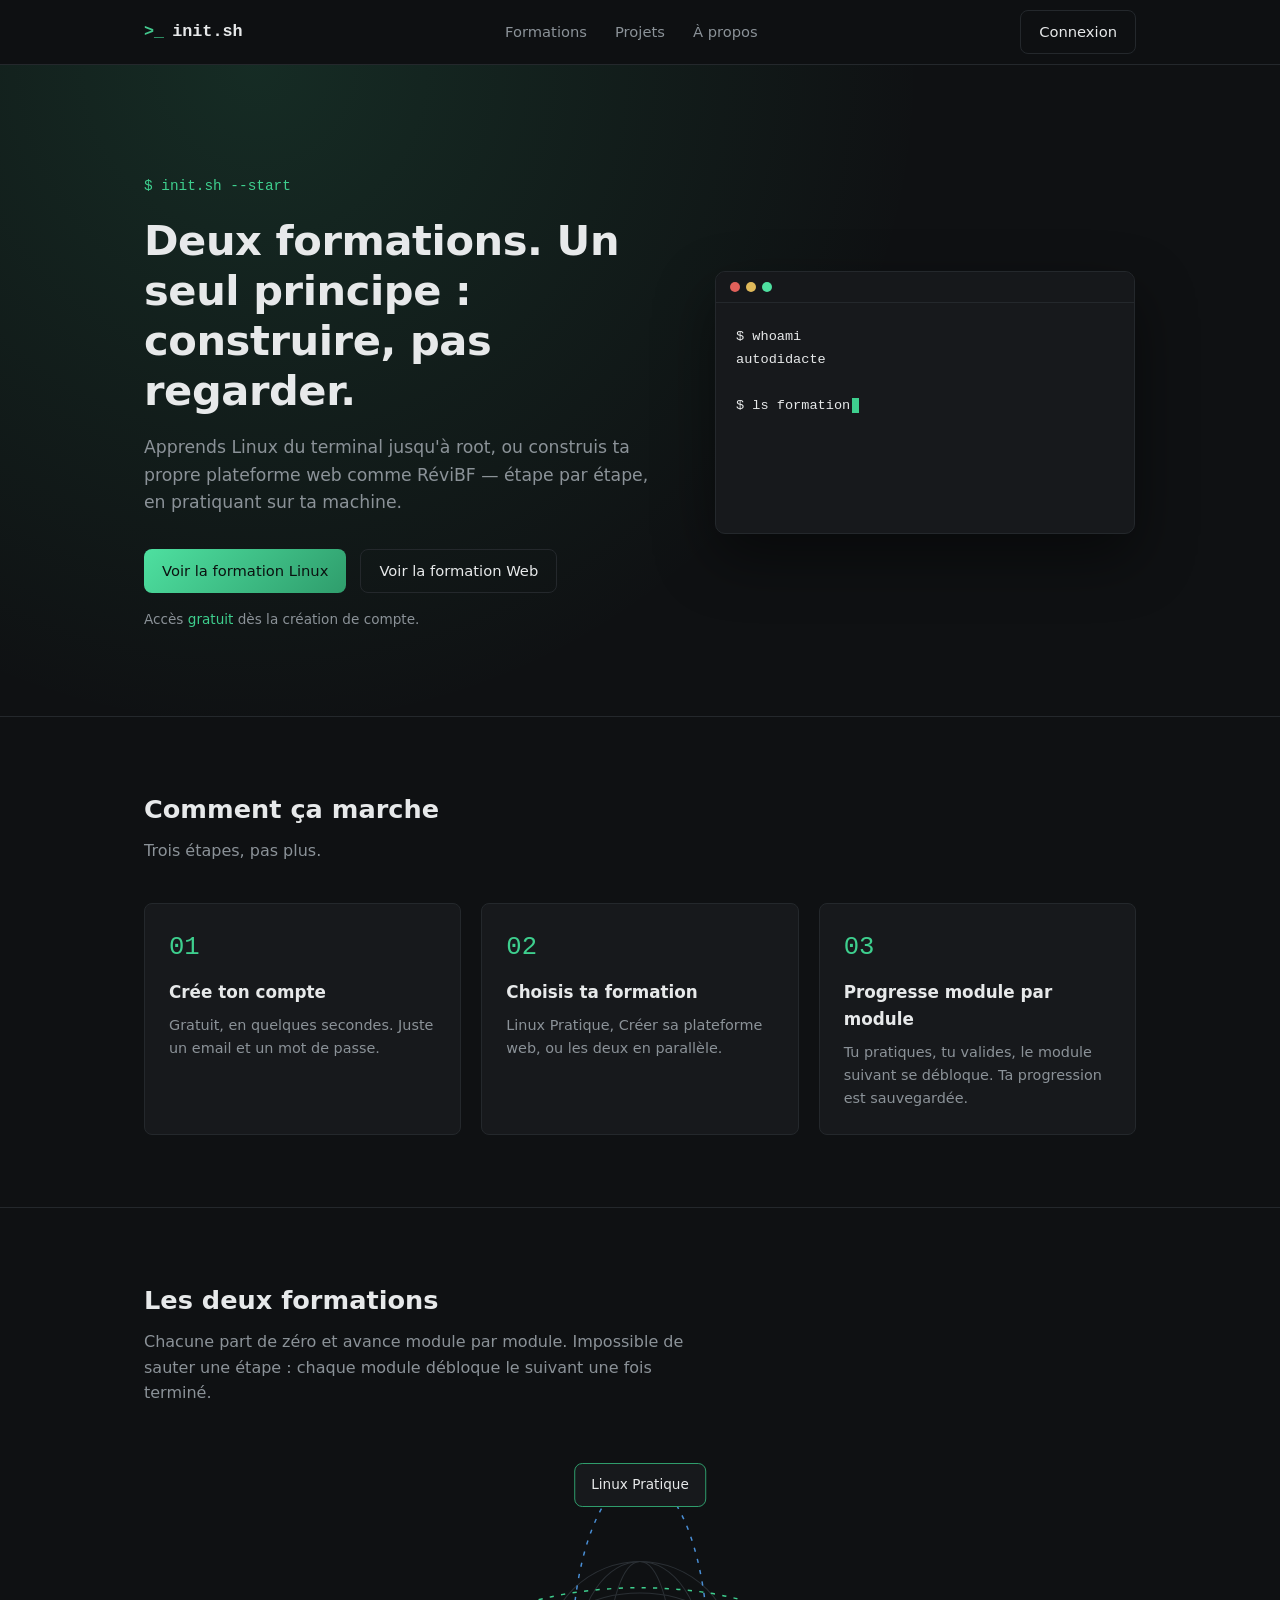
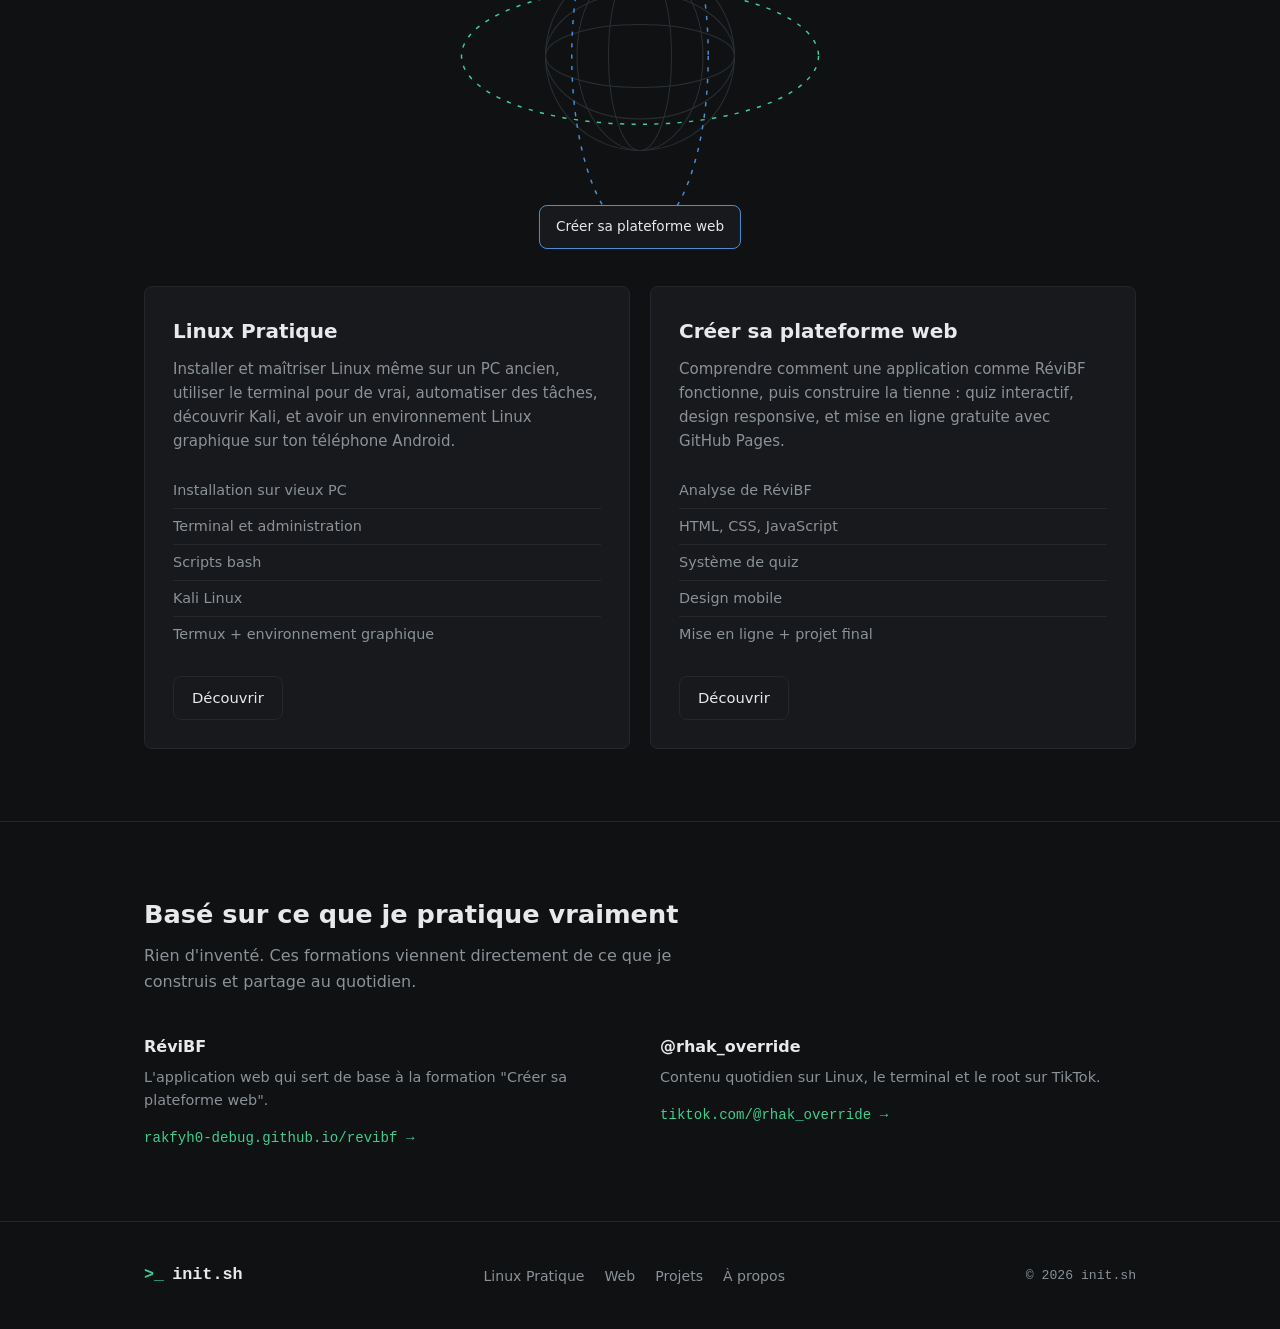
<file: index.html>
<!DOCTYPE html>
<html lang="fr">
<head>
<meta charset="UTF-8">
<meta name="viewport" content="width=device-width, initial-scale=1.0">
<title>init.sh — Apprendre en construisant</title>
<meta name="description" content="Deux formations gratuites : Linux Pratique et Créer sa plateforme web. Apprendre en construisant, pas en regardant.">
<link rel="icon" type="image/svg+xml" href="assets/icons/favicon.svg">
<meta property="og:type" content="website">
<meta property="og:title" content="init.sh — Apprendre en construisant">
<meta property="og:description" content="Deux formations gratuites : Linux Pratique et Créer sa plateforme web. Apprendre en construisant, pas en regardant.">
<meta property="og:image" content="https://rakfyh0-debug.github.io/init.sh/assets/images/og-banner.png">
<meta property="og:url" content="https://rakfyh0-debug.github.io/init.sh/">
<meta name="twitter:card" content="summary_large_image">
<meta name="twitter:title" content="init.sh — Apprendre en construisant">
<meta name="twitter:description" content="Deux formations gratuites : Linux Pratique et Créer sa plateforme web. Apprendre en construisant, pas en regardant.">
<meta name="twitter:image" content="https://rakfyh0-debug.github.io/init.sh/assets/images/og-banner.png">
<link rel="stylesheet" href="css/style.css">
</head>
<body>

<header class="topbar">
  <div class="wrap">
    <a href="index.html" class="logo"><span class="prompt">&gt;_</span> init.sh</a>
    <nav class="nav">
      <a href="#formations">Formations</a>
      <a href="projets.html">Projets</a>
      <a href="a-propos.html">À propos</a>
    </nav>
    <button class="nav-toggle" id="nav-toggle" aria-label="Menu">&#9776;</button>
    <a href="auth.html" id="nav-auth-btn" class="btn btn-outline">Connexion</a>
  </div>
</header>

<section class="hero">
  <div class="wrap hero-flex">
    <div class="hero-content">
      <p class="kicker">$ init.sh --start</p>
      <h1>Deux formations. Un seul principe : construire, pas regarder.</h1>
      <p class="lead">
        Apprends Linux du terminal jusqu'à root, ou construis ta propre plateforme web
        comme RéviBF — étape par étape, en pratiquant sur ta machine.
      </p>
      <div class="actions">
        <a href="linux.html" class="btn btn-primary">Voir la formation Linux</a>
        <a href="web.html" class="btn btn-outline">Voir la formation Web</a>
      </div>
      <p class="note">Accès <span class="accent">gratuit</span> dès la création de compte.</p>
    </div>
    <div class="hero-visual" aria-hidden="true">
      <div class="terminal-window">
        <div class="terminal-bar">
          <span class="dot red"></span><span class="dot yellow"></span><span class="dot green"></span>
        </div>
        <pre class="terminal-body" id="terminal-body"></pre>
      </div>
    </div>
  </div>
</section>

<section class="section">
  <div class="wrap">
    <h2>Comment ça marche</h2>
    <p class="section-lead">Trois étapes, pas plus.</p>
    <div class="steps-row">
      <div class="step-card">
        <span class="num">01</span>
        <h3>Crée ton compte</h3>
        <p>Gratuit, en quelques secondes. Juste un email et un mot de passe.</p>
      </div>
      <div class="step-card">
        <span class="num">02</span>
        <h3>Choisis ta formation</h3>
        <p>Linux Pratique, Créer sa plateforme web, ou les deux en parallèle.</p>
      </div>
      <div class="step-card">
        <span class="num">03</span>
        <h3>Progresse module par module</h3>
        <p>Tu pratiques, tu valides, le module suivant se débloque. Ta progression est sauvegardée.</p>
      </div>
    </div>
  </div>
</section>

<section class="section" id="formations">
  <div class="wrap">
    <h2>Les deux formations</h2>
    <p class="section-lead">
      Chacune part de zéro et avance module par module. Impossible de sauter une étape :
      chaque module débloque le suivant une fois terminé.
    </p>

    <div class="orbit-visual" aria-hidden="true">
      <svg viewBox="0 0 400 400" class="orbit-svg">
        <g stroke="#2a2f34" fill="none" stroke-width="1">
          <circle cx="200" cy="200" r="90"/>
          <ellipse cx="200" cy="200" rx="90" ry="30"/>
          <ellipse cx="200" cy="200" rx="90" ry="60"/>
          <ellipse cx="200" cy="200" rx="30" ry="90"/>
          <ellipse cx="200" cy="200" rx="60" ry="90"/>
        </g>
        <ellipse class="orbit-ring ring-green" cx="200" cy="200" rx="170" ry="65" fill="none" stroke="#3ecf8e" stroke-width="1.4" stroke-dasharray="4 7"/>
        <ellipse class="orbit-ring ring-blue" cx="200" cy="200" rx="65" ry="170" fill="none" stroke="#4a8fd6" stroke-width="1.4" stroke-dasharray="4 7"/>
      </svg>
      <a href="linux.html" class="orbit-node node-linux">Linux Pratique</a>
      <a href="web.html" class="orbit-node node-web">Créer sa plateforme web</a>
    </div>

    <div class="cards">

      <div class="card">
        <h3>Linux Pratique</h3>
        <p class="desc">
          Installer et maîtriser Linux même sur un PC ancien, utiliser le terminal
          pour de vrai, automatiser des tâches, découvrir Kali, et avoir un
          environnement Linux graphique sur ton téléphone Android.
        </p>
        <ul>
          <li>Installation sur vieux PC</li>
          <li>Terminal et administration</li>
          <li>Scripts bash</li>
          <li>Kali Linux</li>
          <li>Termux + environnement graphique</li>
        </ul>
        <a href="linux.html" class="btn btn-outline">Découvrir</a>
      </div>

      <div class="card">
        <h3>Créer sa plateforme web</h3>
        <p class="desc">
          Comprendre comment une application comme RéviBF fonctionne, puis
          construire la tienne : quiz interactif, design responsive, et mise
          en ligne gratuite avec GitHub Pages.
        </p>
        <ul>
          <li>Analyse de RéviBF</li>
          <li>HTML, CSS, JavaScript</li>
          <li>Système de quiz</li>
          <li>Design mobile</li>
          <li>Mise en ligne + projet final</li>
        </ul>
        <a href="web.html" class="btn btn-outline">Découvrir</a>
      </div>

    </div>
  </div>
</section>

<section class="section">
  <div class="wrap">
    <h2>Basé sur ce que je pratique vraiment</h2>
    <p class="section-lead">
      Rien d'inventé. Ces formations viennent directement de ce que je construis
      et partage au quotidien.
    </p>
    <div class="proof">
      <div class="proof-item">
        <h4>RéviBF</h4>
        <p>L'application web qui sert de base à la formation "Créer sa plateforme web".</p>
        <a href="https://rakfyh0-debug.github.io/revibf/" class="link" target="_blank" rel="noopener">rakfyh0-debug.github.io/revibf →</a>
      </div>
      <div class="proof-item">
        <h4>@rhak_override</h4>
        <p>Contenu quotidien sur Linux, le terminal et le root sur TikTok.</p>
        <a href="https://www.tiktok.com/@rhak_override" class="link" target="_blank" rel="noopener">tiktok.com/@rhak_override →</a>
      </div>
    </div>
  </div>
</section>

<footer>
  <div class="wrap">
    <span class="logo"><span class="prompt">&gt;_</span> init.sh</span>
    <div class="foot-links">
      <a href="linux.html">Linux Pratique</a>
      <a href="web.html">Web</a>
      <a href="projets.html">Projets</a>
      <a href="a-propos.html">À propos</a>
    </div>
    <span class="copy">© 2026 init.sh</span>
  </div>
</footer>

<script src="js/supabase-js.min.js"></script>
<script src="js/supabase-config.js"></script>
<script src="js/nav-auth.js"></script>
<script src="js/nav-toggle.js"></script>
<script src="js/hero-terminal.js"></script>
</body>
</html>
</file>
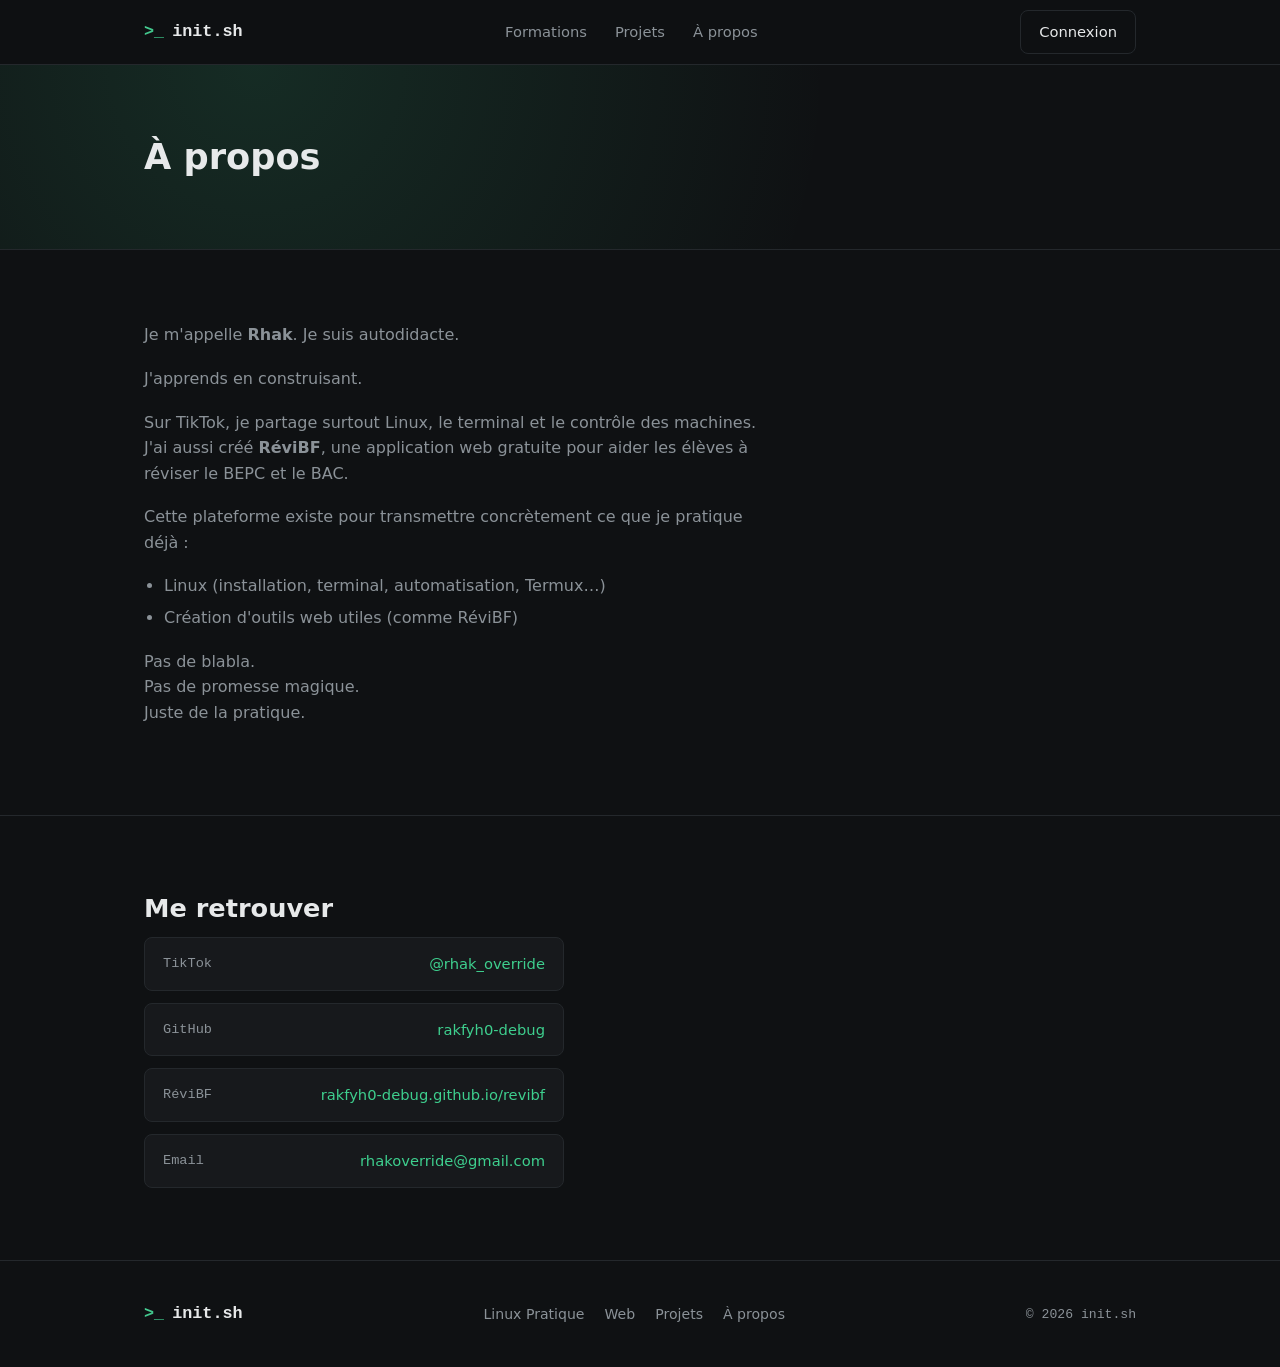
<file: a-propos.html>
<!DOCTYPE html>
<html lang="fr">
<head>
<meta charset="UTF-8">
<meta name="viewport" content="width=device-width, initial-scale=1.0">
<title>À propos — init.sh</title>
<meta name="description" content="Rhak, autodidacte, Linux et création d'outils web. Pas de blabla, juste de la pratique.">
<link rel="icon" type="image/svg+xml" href="assets/icons/favicon.svg">
<link rel="stylesheet" href="css/style.css">
</head>
<body>

<header class="topbar">
  <div class="wrap">
    <a href="index.html" class="logo"><span class="prompt">&gt;_</span> init.sh</a>
    <nav class="nav">
      <a href="index.html#formations">Formations</a>
      <a href="projets.html">Projets</a>
      <a href="a-propos.html">À propos</a>
    </nav>
    <button class="nav-toggle" id="nav-toggle" aria-label="Menu">&#9776;</button>
    <a href="auth.html" id="nav-auth-btn" class="btn btn-outline">Connexion</a>
  </div>
</header>

<section class="page-header">
  <div class="wrap">
    <h1>À propos</h1>
  </div>
</section>

<section class="section">
  <div class="wrap">
    <div class="about-body">
      <p>Je m'appelle <strong>Rhak</strong>. Je suis autodidacte.</p>
      <p>J'apprends en construisant.</p>
      <p>
        Sur TikTok, je partage surtout Linux, le terminal et le contrôle des
        machines. J'ai aussi créé <strong>RéviBF</strong>, une application web
        gratuite pour aider les élèves à réviser le BEPC et le BAC.
      </p>
      <p>Cette plateforme existe pour transmettre concrètement ce que je pratique déjà :</p>
      <ul>
        <li>Linux (installation, terminal, automatisation, Termux…)</li>
        <li>Création d'outils web utiles (comme RéviBF)</li>
      </ul>
      <p>
        Pas de blabla.<br>
        Pas de promesse magique.<br>
        Juste de la pratique.
      </p>
    </div>
  </div>
</section>

<section class="section">
  <div class="wrap">
    <h2>Me retrouver</h2>
    <ul class="contact-list">
      <li>
        <span class="label">TikTok</span>
        <a href="https://www.tiktok.com/@rhak_override" class="value" target="_blank" rel="noopener">@rhak_override</a>
      </li>
      <li>
        <span class="label">GitHub</span>
        <a href="https://github.com/rakfyh0-debug" class="value" target="_blank" rel="noopener">rakfyh0-debug</a>
      </li>
      <li>
        <span class="label">RéviBF</span>
        <a href="https://rakfyh0-debug.github.io/revibf/" class="value" target="_blank" rel="noopener">rakfyh0-debug.github.io/revibf</a>
      </li>
      <li>
        <span class="label">Email</span>
        <a href="mailto:rhakoverride@gmail.com" class="value">rhakoverride@gmail.com</a>
      </li>
    </ul>
  </div>
</section>

<footer>
  <div class="wrap">
    <span class="logo"><span class="prompt">&gt;_</span> init.sh</span>
    <div class="foot-links">
      <a href="linux.html">Linux Pratique</a>
      <a href="web.html">Web</a>
      <a href="projets.html">Projets</a>
      <a href="a-propos.html">À propos</a>
    </div>
    <span class="copy">© 2026 init.sh</span>
  </div>
</footer>

<script src="js/supabase-js.min.js"></script>
<script src="js/supabase-config.js"></script>
<script src="js/nav-auth.js"></script>
<script src="js/nav-toggle.js"></script>
</body>
</html>
</file>
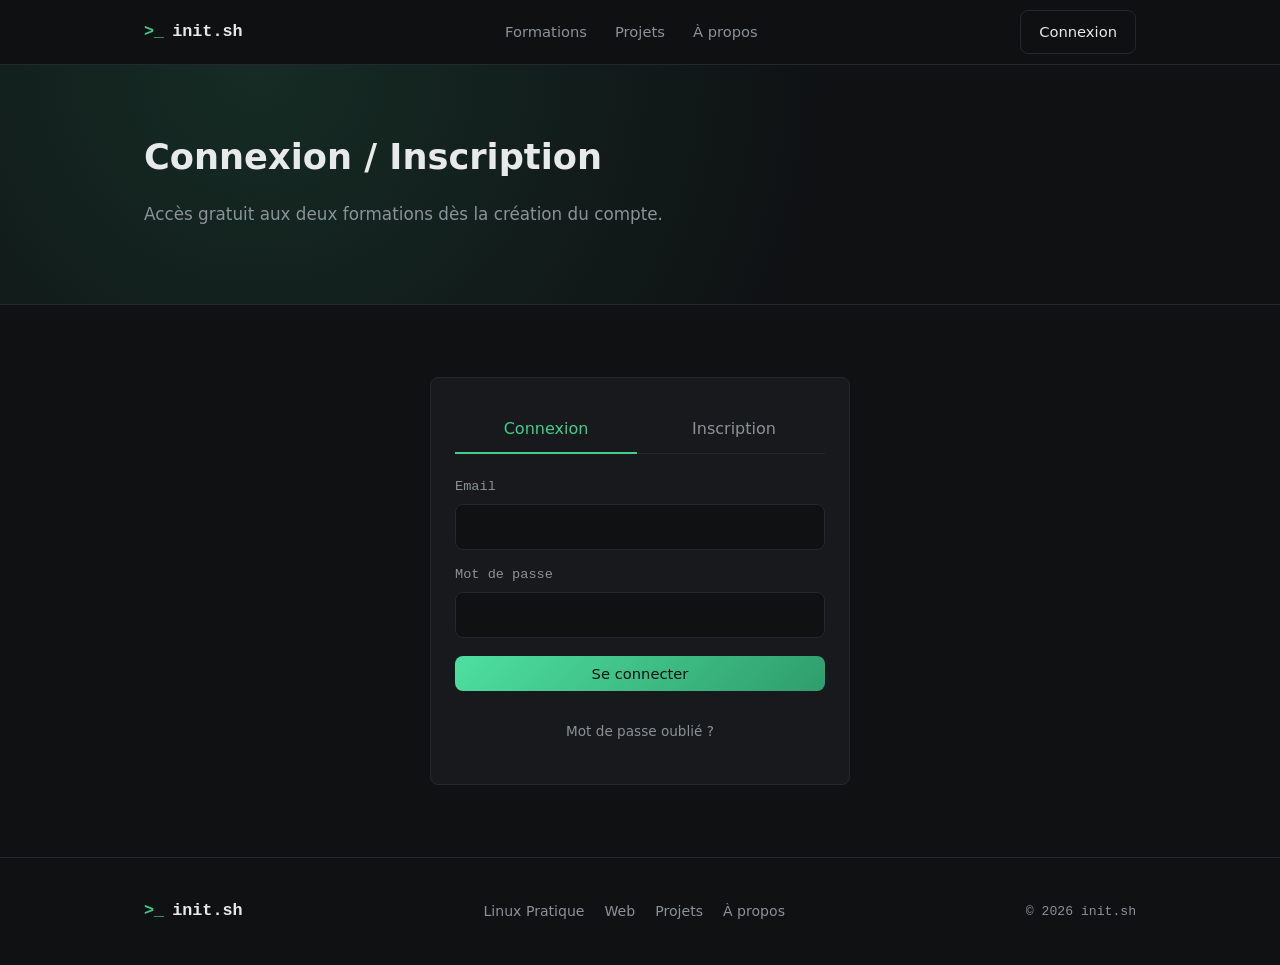
<file: auth.html>
<!DOCTYPE html>
<html lang="fr">
<head>
<meta charset="UTF-8">
<meta name="viewport" content="width=device-width, initial-scale=1.0">
<title>Connexion / Inscription — init.sh</title>
<meta name="description" content="Crée ton compte init.sh et accède aux formations Linux Pratique et Créer sa plateforme web.">
<link rel="icon" type="image/svg+xml" href="assets/icons/favicon.svg">
<link rel="stylesheet" href="css/style.css">
</head>
<body>

<header class="topbar">
  <div class="wrap">
    <a href="index.html" class="logo"><span class="prompt">&gt;_</span> init.sh</a>
    <nav class="nav">
      <a href="index.html#formations">Formations</a>
      <a href="projets.html">Projets</a>
      <a href="a-propos.html">À propos</a>
    </nav>
    <button class="nav-toggle" id="nav-toggle" aria-label="Menu">&#9776;</button>
    <a href="auth.html" class="btn btn-outline">Connexion</a>
  </div>
</header>

<section class="page-header">
  <div class="wrap">
    <h1>Connexion / Inscription</h1>
    <p class="lead">Accès gratuit aux deux formations dès la création du compte.</p>
  </div>
</section>

<section class="section">
  <div class="wrap">
    <div class="auth-card" id="auth-card" style="visibility:hidden;">

      <div class="auth-tabs">
        <button type="button" id="tab-login" class="active">Connexion</button>
        <button type="button" id="tab-signup">Inscription</button>
      </div>

      <!-- Formulaire connexion -->
      <form id="form-login" class="auth-form" novalidate>
        <label>
          Email
          <input type="email" id="login-email" autocomplete="email" required>
        </label>
        <label>
          Mot de passe
          <input type="password" id="login-password" autocomplete="current-password" required>
        </label>
        <p id="login-error" class="auth-error"></p>
        <p id="login-info" class="auth-info"></p>
        <button type="submit" class="btn btn-primary">Se connecter</button>
        <p class="auth-foot">
          <a href="reset-password.html">Mot de passe oublié ?</a>
        </p>
      </form>

      <!-- Formulaire inscription -->
      <form id="form-signup" class="auth-form" style="display:none;" novalidate>
        <label>
          Nom
          <input type="text" id="signup-nom" autocomplete="name" required>
        </label>
        <label>
          Email
          <input type="email" id="signup-email" autocomplete="email" required>
        </label>
        <label>
          Mot de passe (8 caractères minimum)
          <input type="password" id="signup-password" autocomplete="new-password" minlength="8" required>
        </label>
        <p id="signup-error" class="auth-error"></p>
        <p id="signup-info" class="auth-info"></p>
        <button type="submit" class="btn btn-primary">Créer mon compte</button>
      </form>

    </div>
  </div>
</section>

<footer>
  <div class="wrap">
    <span class="logo"><span class="prompt">&gt;_</span> init.sh</span>
    <div class="foot-links">
      <a href="linux.html">Linux Pratique</a>
      <a href="web.html">Web</a>
      <a href="projets.html">Projets</a>
      <a href="a-propos.html">À propos</a>
    </div>
    <span class="copy">© 2026 init.sh</span>
  </div>
</footer>

<script src="js/supabase-js.min.js"></script>
<script src="js/supabase-config.js"></script>
<script src="js/auth.js"></script>
<script src="js/nav-toggle.js"></script>
</body>
</html>
</file>
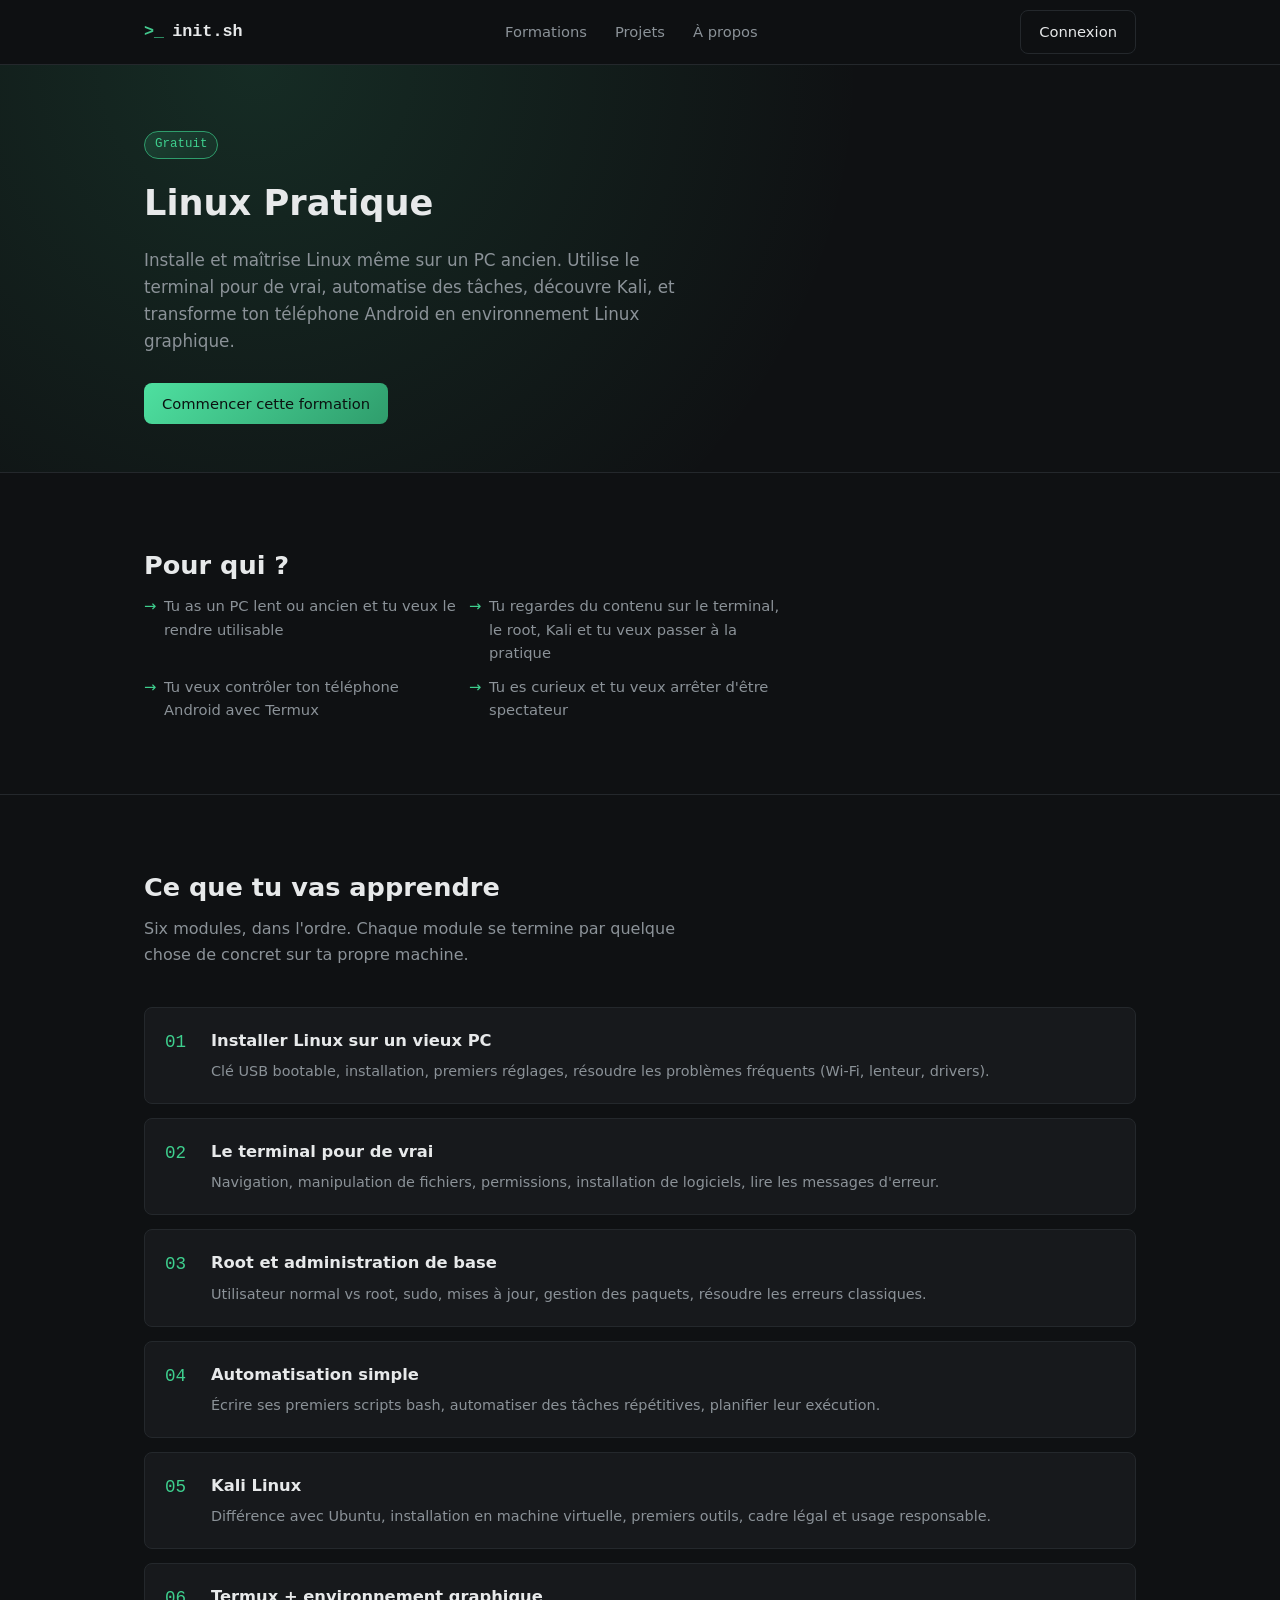
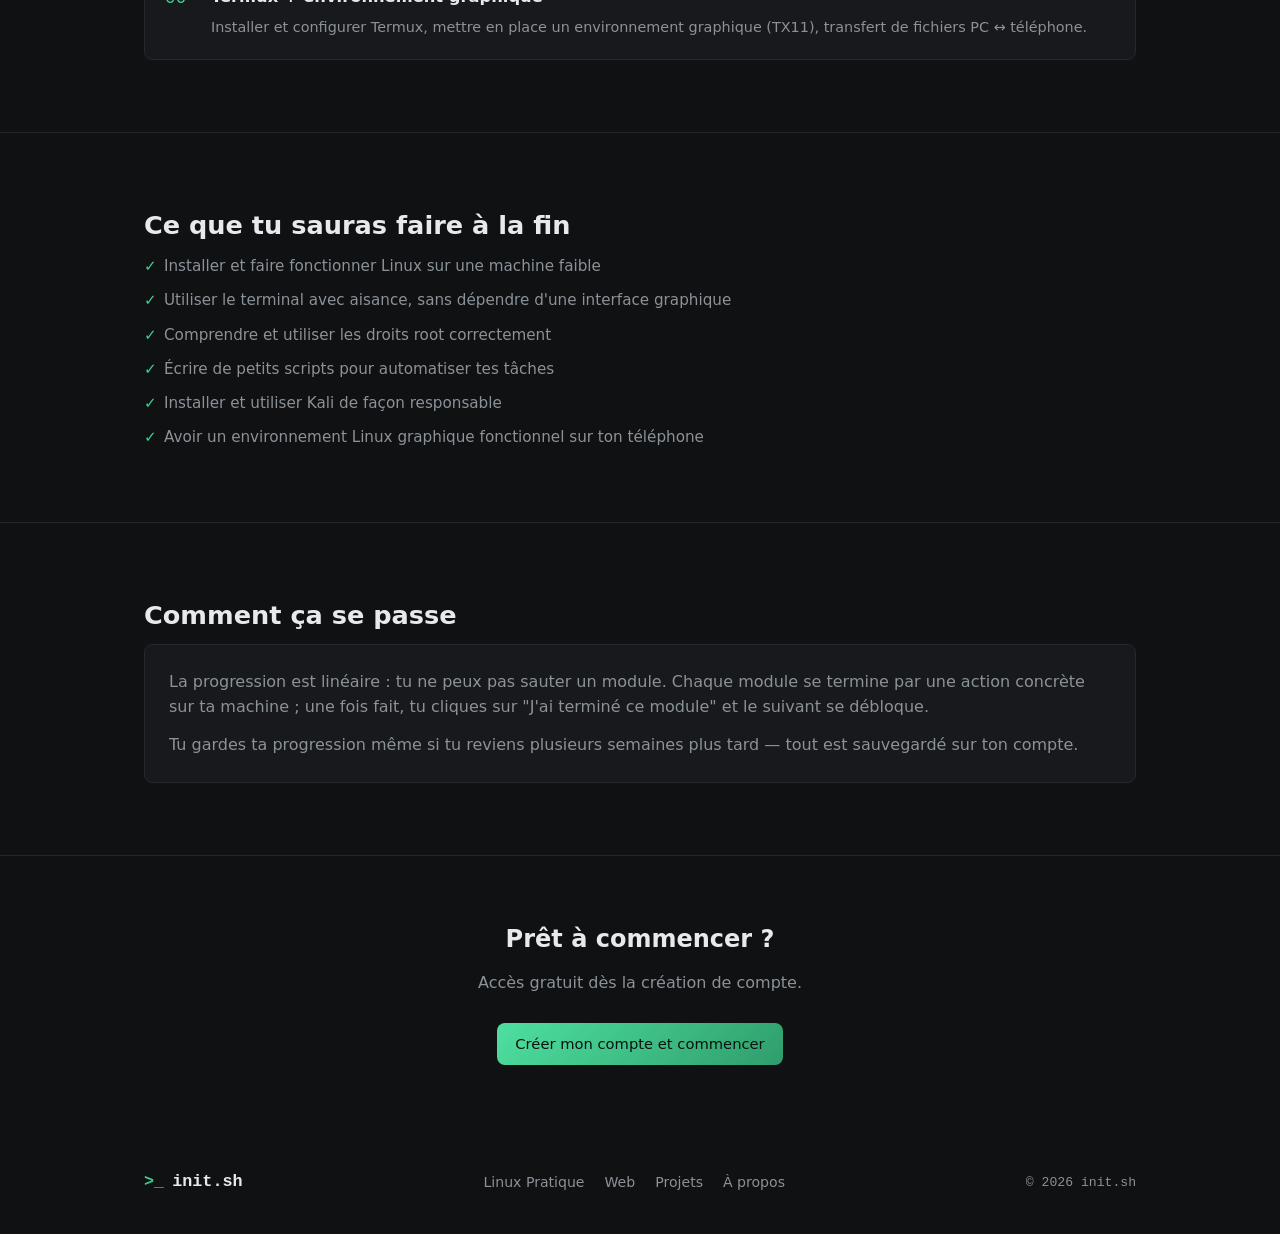
<file: linux.html>
<!DOCTYPE html>
<html lang="fr">
<head>
<meta charset="UTF-8">
<meta name="viewport" content="width=device-width, initial-scale=1.0">
<title>Linux Pratique — init.sh</title>
<meta name="description" content="Installer et maîtriser Linux même sur un PC ancien : terminal, root, scripts, Kali, Termux. Formation gratuite en 6 modules.">
<link rel="icon" type="image/svg+xml" href="assets/icons/favicon.svg">
<link rel="stylesheet" href="css/style.css">
</head>
<body>

<header class="topbar">
  <div class="wrap">
    <a href="index.html" class="logo"><span class="prompt">&gt;_</span> init.sh</a>
    <nav class="nav">
      <a href="index.html#formations">Formations</a>
      <a href="projets.html">Projets</a>
      <a href="a-propos.html">À propos</a>
    </nav>
    <button class="nav-toggle" id="nav-toggle" aria-label="Menu">&#9776;</button>
    <a href="auth.html" id="nav-auth-btn" class="btn btn-outline">Connexion</a>
  </div>
</header>

<section class="page-header">
  <div class="wrap">
    <span class="badge">Gratuit</span>
    <h1>Linux Pratique</h1>
    <p class="lead">
      Installe et maîtrise Linux même sur un PC ancien. Utilise le terminal pour
      de vrai, automatise des tâches, découvre Kali, et transforme ton téléphone
      Android en environnement Linux graphique.
    </p>
    <a href="auth.html" class="btn btn-primary">Commencer cette formation</a>
  </div>
</section>

<section class="section">
  <div class="wrap">
    <h2>Pour qui ?</h2>
    <ul class="meta-list">
      <li>Tu as un PC lent ou ancien et tu veux le rendre utilisable</li>
      <li>Tu regardes du contenu sur le terminal, le root, Kali et tu veux passer à la pratique</li>
      <li>Tu veux contrôler ton téléphone Android avec Termux</li>
      <li>Tu es curieux et tu veux arrêter d'être spectateur</li>
    </ul>
  </div>
</section>

<section class="section">
  <div class="wrap">
    <h2>Ce que tu vas apprendre</h2>
    <p class="section-lead">
      Six modules, dans l'ordre. Chaque module se termine par quelque chose de concret
      sur ta propre machine.
    </p>
    <div class="module-list">

      <div class="module-item">
        <span class="num">01</span>
        <div>
          <h4>Installer Linux sur un vieux PC</h4>
          <p>Clé USB bootable, installation, premiers réglages, résoudre les problèmes fréquents (Wi-Fi, lenteur, drivers).</p>
        </div>
      </div>

      <div class="module-item">
        <span class="num">02</span>
        <div>
          <h4>Le terminal pour de vrai</h4>
          <p>Navigation, manipulation de fichiers, permissions, installation de logiciels, lire les messages d'erreur.</p>
        </div>
      </div>

      <div class="module-item">
        <span class="num">03</span>
        <div>
          <h4>Root et administration de base</h4>
          <p>Utilisateur normal vs root, sudo, mises à jour, gestion des paquets, résoudre les erreurs classiques.</p>
        </div>
      </div>

      <div class="module-item">
        <span class="num">04</span>
        <div>
          <h4>Automatisation simple</h4>
          <p>Écrire ses premiers scripts bash, automatiser des tâches répétitives, planifier leur exécution.</p>
        </div>
      </div>

      <div class="module-item">
        <span class="num">05</span>
        <div>
          <h4>Kali Linux</h4>
          <p>Différence avec Ubuntu, installation en machine virtuelle, premiers outils, cadre légal et usage responsable.</p>
        </div>
      </div>

      <div class="module-item">
        <span class="num">06</span>
        <div>
          <h4>Termux + environnement graphique</h4>
          <p>Installer et configurer Termux, mettre en place un environnement graphique (TX11), transfert de fichiers PC ↔ téléphone.</p>
        </div>
      </div>

    </div>
  </div>
</section>

<section class="section">
  <div class="wrap">
    <h2>Ce que tu sauras faire à la fin</h2>
    <ul class="outcomes">
      <li>Installer et faire fonctionner Linux sur une machine faible</li>
      <li>Utiliser le terminal avec aisance, sans dépendre d'une interface graphique</li>
      <li>Comprendre et utiliser les droits root correctement</li>
      <li>Écrire de petits scripts pour automatiser tes tâches</li>
      <li>Installer et utiliser Kali de façon responsable</li>
      <li>Avoir un environnement Linux graphique fonctionnel sur ton téléphone</li>
    </ul>
  </div>
</section>

<section class="section">
  <div class="wrap">
    <h2>Comment ça se passe</h2>
    <div class="info-block">
      <p style="margin:0 0 12px; color:var(--text-dim);">
        La progression est linéaire : tu ne peux pas sauter un module. Chaque module
        se termine par une action concrète sur ta machine ; une fois fait, tu cliques
        sur "J'ai terminé ce module" et le suivant se débloque.
      </p>
      <p style="margin:0; color:var(--text-dim);">
        Tu gardes ta progression même si tu reviens plusieurs semaines plus tard —
        tout est sauvegardé sur ton compte.
      </p>
    </div>
  </div>
</section>

<section class="cta-final">
  <div class="wrap">
    <h2>Prêt à commencer ?</h2>
    <p>Accès gratuit dès la création de compte.</p>
    <a href="auth.html" class="btn btn-primary">Créer mon compte et commencer</a>
  </div>
</section>

<footer>
  <div class="wrap">
    <span class="logo"><span class="prompt">&gt;_</span> init.sh</span>
    <div class="foot-links">
      <a href="linux.html">Linux Pratique</a>
      <a href="web.html">Web</a>
      <a href="projets.html">Projets</a>
      <a href="a-propos.html">À propos</a>
    </div>
    <span class="copy">© 2026 init.sh</span>
  </div>
</footer>

<script src="js/supabase-js.min.js"></script>
<script src="js/supabase-config.js"></script>
<script src="js/nav-auth.js"></script>
<script src="js/nav-toggle.js"></script>
</body>
</html>
</file>
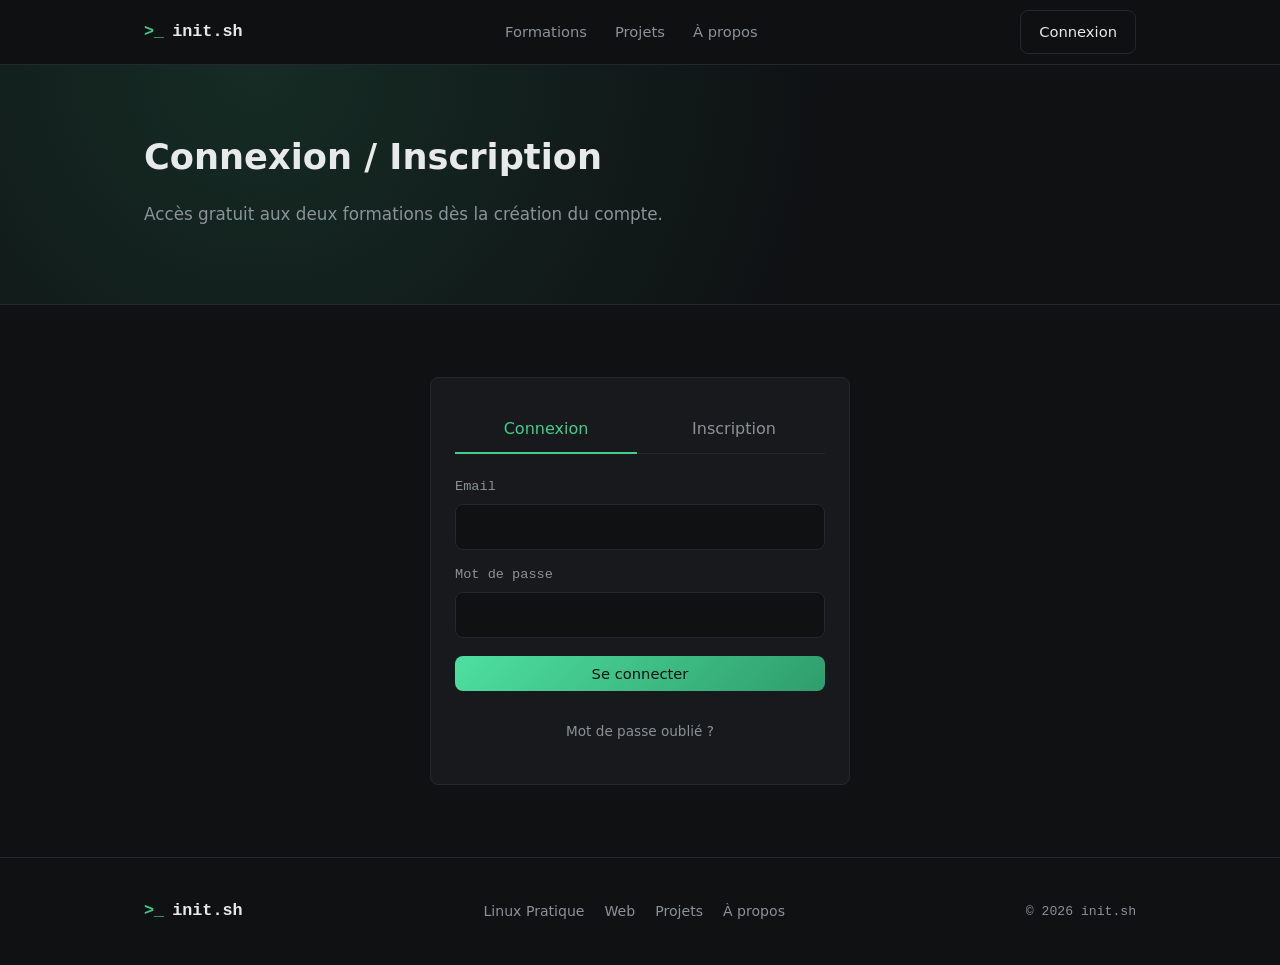
<file: membre.html>
<!DOCTYPE html>
<html lang="fr">
<head>
<meta charset="UTF-8">
<meta name="viewport" content="width=device-width, initial-scale=1.0">
<title>Espace membre — init.sh</title>
<meta name="description" content="Ton tableau de bord init.sh : les deux formations et ta progression.">
<link rel="icon" type="image/svg+xml" href="assets/icons/favicon.svg">
<link rel="stylesheet" href="css/style.css">
</head>
<body>

<header class="topbar">
  <div class="wrap">
    <a href="index.html" class="logo"><span class="prompt">&gt;_</span> init.sh</a>
    <nav class="nav">
      <a href="index.html#formations">Formations</a>
      <a href="projets.html">Projets</a>
      <a href="a-propos.html">À propos</a>
    </nav>
    <button class="nav-toggle" id="nav-toggle" aria-label="Menu">&#9776;</button>
    <button id="btn-logout" class="btn btn-outline">Déconnexion</button>
  </div>
</header>

<section class="page-header">
  <div class="wrap">
    <h1 id="welcome">Bonjour.</h1>
    <p class="lead" id="welcome-sub" style="display:none;">Choisis une formation pour commencer.</p>
  </div>
</section>

<section class="section" id="loading-block">
  <div class="wrap">
    <p class="section-lead">Chargement…</p>
  </div>
</section>

<section class="section" id="content-block" style="display:none;">
  <div class="wrap">
    <h2>Tes formations</h2>
    <p class="section-lead">Chaque formation avance indépendamment. Tu peux suivre les deux en parallèle.</p>
    <div class="cards">

      <div class="card">
        <h3>Linux Pratique</h3>
        <p class="desc">Installer et maîtriser Linux, terminal, scripts, Kali, Termux.</p>
        <p class="note">Progression : <span class="accent" id="prog-linux">0 / 6</span></p>
        <a href="module.html?formation=linux&module=1" id="link-linux" class="btn btn-primary">Commencer</a>
      </div>

      <div class="card">
        <h3>Créer sa plateforme web</h3>
        <p class="desc">Comprendre RéviBF, HTML/CSS/JS, quiz, mise en ligne.</p>
        <p class="note">Progression : <span class="accent" id="prog-web">0 / 6</span></p>
        <a href="module.html?formation=web&module=1" id="link-web" class="btn btn-primary">Commencer</a>
      </div>

    </div>
  </div>
</section>

<section class="section" id="error-block" style="display:none;">
  <div class="wrap">
    <p class="section-lead" id="error-msg"></p>
  </div>
</section>

<footer>
  <div class="wrap">
    <span class="logo"><span class="prompt">&gt;_</span> init.sh</span>
    <div class="foot-links">
      <a href="linux.html">Linux Pratique</a>
      <a href="web.html">Web</a>
      <a href="projets.html">Projets</a>
      <a href="a-propos.html">À propos</a>
    </div>
    <span class="copy">© 2026 init.sh</span>
  </div>
</footer>

<script src="js/supabase-js.min.js"></script>
<script src="js/supabase-config.js"></script>
<script src="js/membre.js"></script>
<script src="js/nav-toggle.js"></script>
</body>
</html>
</file>
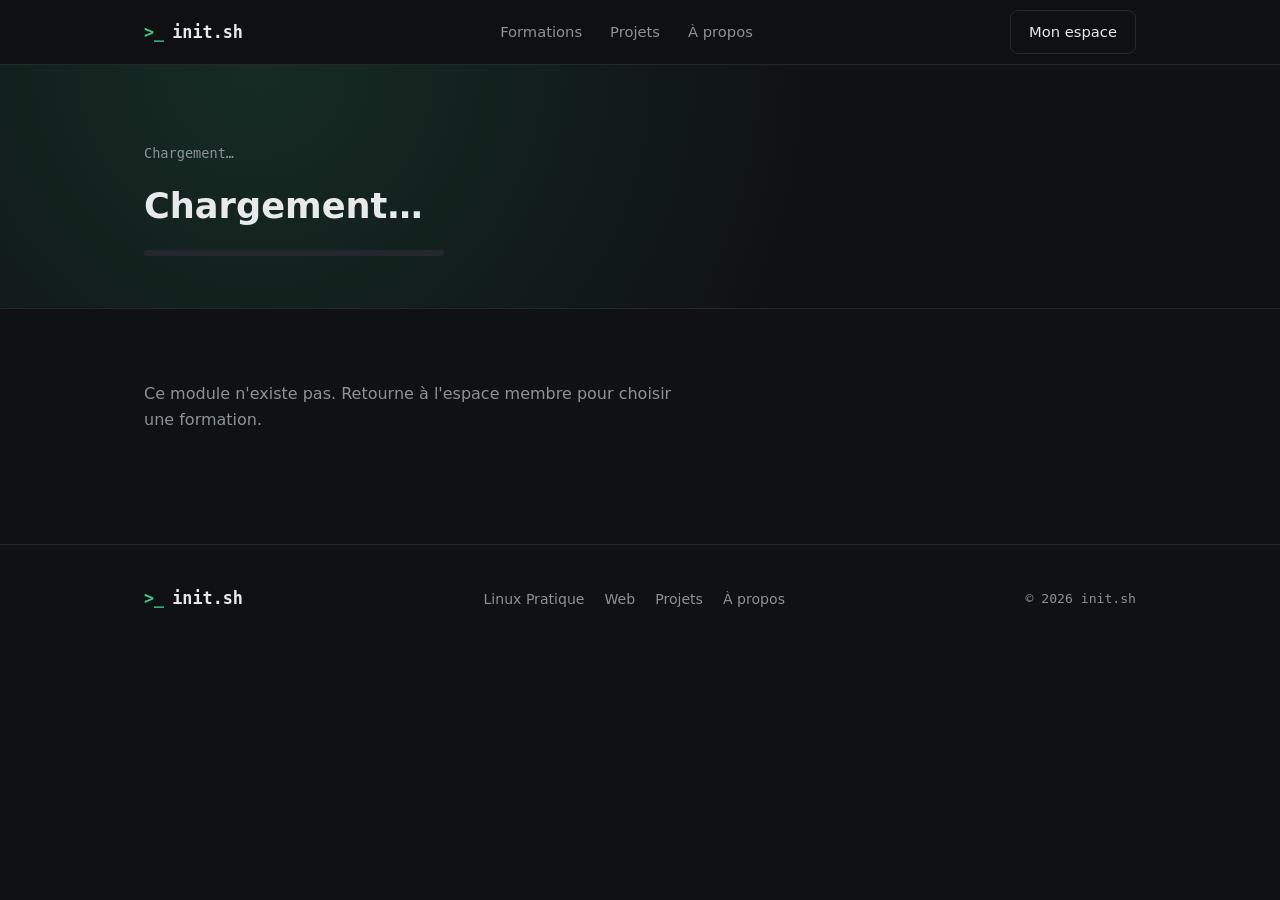
<file: module.html>
<!DOCTYPE html>
<html lang="fr">
<head>
<meta charset="UTF-8">
<meta name="viewport" content="width=device-width, initial-scale=1.0">
<title>Module — init.sh</title>
<link rel="icon" type="image/svg+xml" href="assets/icons/favicon.svg">
<link rel="stylesheet" href="css/style.css">
</head>
<body>

<header class="topbar">
  <div class="wrap">
    <a href="index.html" class="logo"><span class="prompt">&gt;_</span> init.sh</a>
    <nav class="nav">
      <a href="index.html#formations">Formations</a>
      <a href="projets.html">Projets</a>
      <a href="a-propos.html">À propos</a>
    </nav>
    <button class="nav-toggle" id="nav-toggle" aria-label="Menu">&#9776;</button>
    <a href="membre.html" class="btn btn-outline">Mon espace</a>
  </div>
</header>

<section class="page-header">
  <div class="wrap">
    <p class="module-meta" id="module-meta">Chargement…</p>
    <h1 id="module-title">Chargement…</h1>
    <div class="module-progress-bar"><div class="fill" id="progress-fill" style="width:0%;"></div></div>
  </div>
</section>

<section class="section" id="loading-block">
  <div class="wrap">
    <p class="section-lead">Chargement du module…</p>
  </div>
</section>

<section class="section" id="locked-block" style="display:none;">
  <div class="wrap">
    <div class="info-block">
      <p style="margin:0; color:var(--text-dim);" id="locked-msg"></p>
    </div>
    <div style="margin-top:20px;">
      <a href="membre.html" class="btn btn-outline">Retour à l'espace membre</a>
    </div>
  </div>
</section>

<section class="section" id="content-block" style="display:none;">
  <div class="wrap">
    <div class="module-done-banner" id="done-banner">Ce module est déjà marqué comme terminé. Tu peux le revoir librement.</div>

    <div class="lesson-body" id="lesson-body"></div>

    <h2>À faire concrètement</h2>
    <ul class="practice-list" id="practice-list"></ul>

    <div style="margin:32px 0;">
      <button id="btn-complete" class="btn btn-primary">J'ai terminé ce module</button>
      <p id="complete-error" class="auth-error"></p>
      <p id="complete-info" class="auth-info"></p>
    </div>

    <div class="module-nav">
      <a href="#" id="link-prev" class="btn btn-outline" style="display:none;">← Module précédent</a>
      <a href="membre.html" class="btn btn-outline">Retour à l'espace membre</a>
    </div>
  </div>
</section>

<section class="section" id="error-block" style="display:none;">
  <div class="wrap">
    <p class="section-lead" id="error-msg"></p>
  </div>
</section>

<footer>
  <div class="wrap">
    <span class="logo"><span class="prompt">&gt;_</span> init.sh</span>
    <div class="foot-links">
      <a href="linux.html">Linux Pratique</a>
      <a href="web.html">Web</a>
      <a href="projets.html">Projets</a>
      <a href="a-propos.html">À propos</a>
    </div>
    <span class="copy">© 2026 init.sh</span>
  </div>
</footer>

<script src="js/supabase-js.min.js"></script>
<script src="js/supabase-config.js"></script>
<script src="js/module.js"></script>
<script src="js/nav-toggle.js"></script>
</body>
</html>
</file>
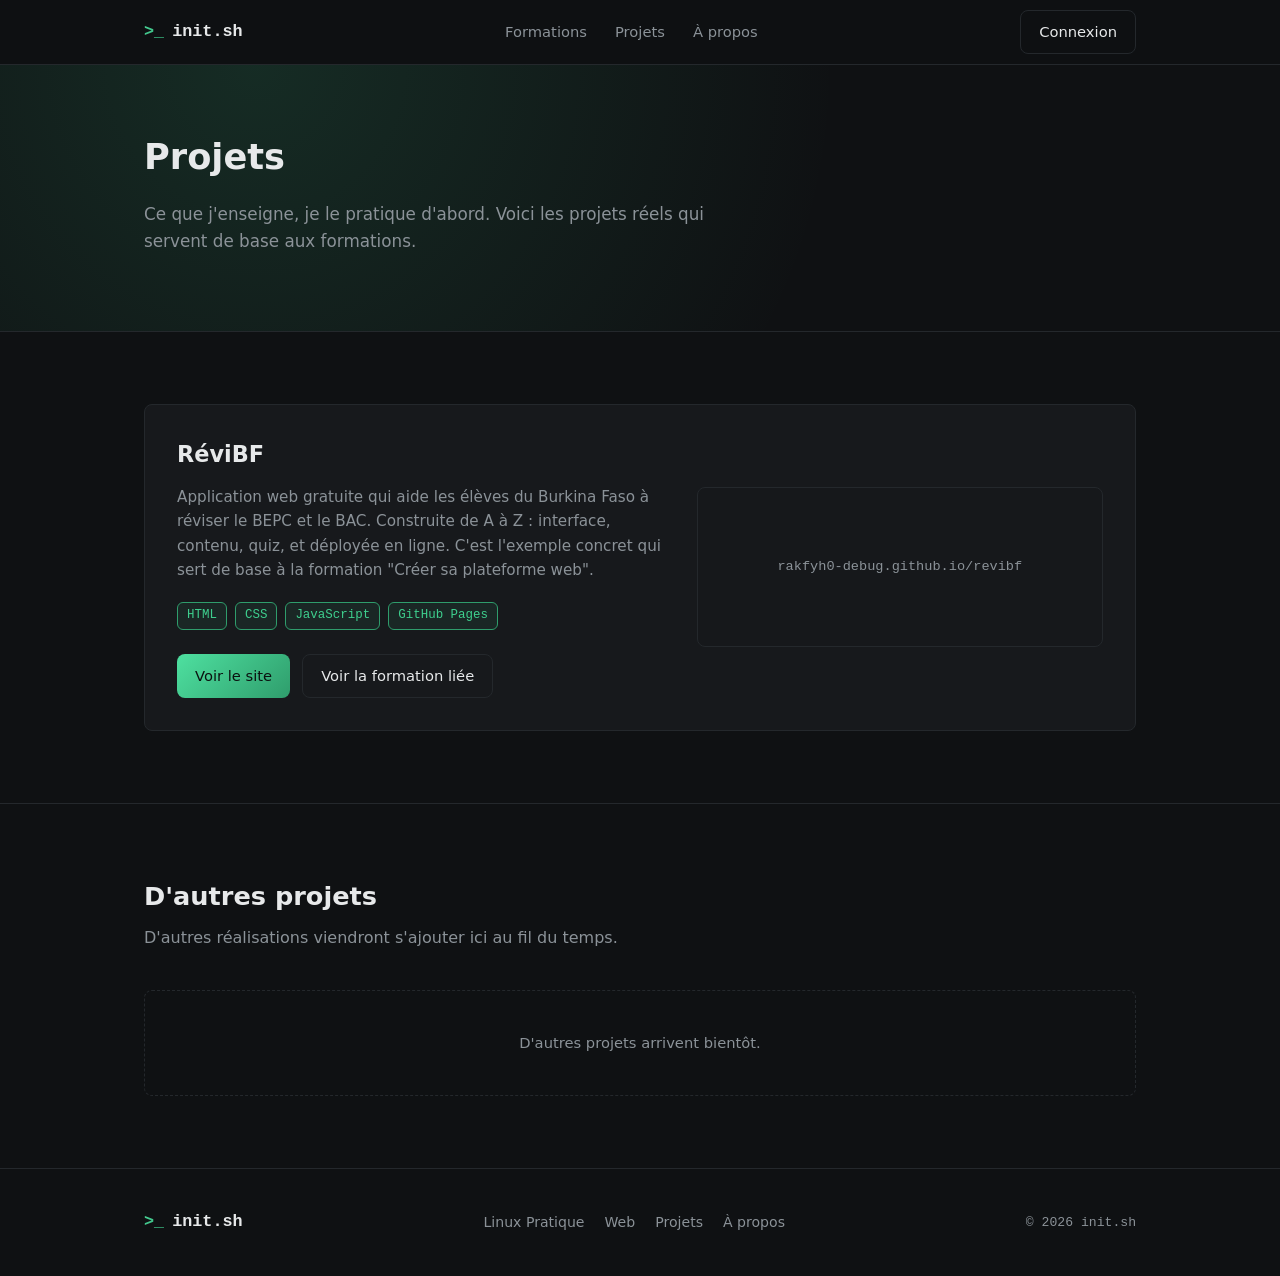
<file: projets.html>
<!DOCTYPE html>
<html lang="fr">
<head>
<meta charset="UTF-8">
<meta name="viewport" content="width=device-width, initial-scale=1.0">
<title>Projets — init.sh</title>
<meta name="description" content="Les projets réels derrière init.sh, à commencer par RéviBF.">
<link rel="icon" type="image/svg+xml" href="assets/icons/favicon.svg">
<link rel="stylesheet" href="css/style.css">
</head>
<body>

<header class="topbar">
  <div class="wrap">
    <a href="index.html" class="logo"><span class="prompt">&gt;_</span> init.sh</a>
    <nav class="nav">
      <a href="index.html#formations">Formations</a>
      <a href="projets.html">Projets</a>
      <a href="a-propos.html">À propos</a>
    </nav>
    <button class="nav-toggle" id="nav-toggle" aria-label="Menu">&#9776;</button>
    <a href="auth.html" id="nav-auth-btn" class="btn btn-outline">Connexion</a>
  </div>
</header>

<section class="page-header">
  <div class="wrap">
    <h1>Projets</h1>
    <p class="lead">
      Ce que j'enseigne, je le pratique d'abord. Voici les projets réels qui
      servent de base aux formations.
    </p>
  </div>
</section>

<section class="section">
  <div class="wrap">
    <div class="project-feature">
      <div>
        <h3>RéviBF</h3>
        <p>
          Application web gratuite qui aide les élèves du Burkina Faso à réviser
          le BEPC et le BAC. Construite de A à Z : interface, contenu, quiz,
          et déployée en ligne. C'est l'exemple concret qui sert de base à la
          formation "Créer sa plateforme web".
        </p>
        <div class="tech-tags">
          <span>HTML</span>
          <span>CSS</span>
          <span>JavaScript</span>
          <span>GitHub Pages</span>
        </div>
        <div class="actions">
          <a href="https://rakfyh0-debug.github.io/revibf/" class="btn btn-primary" target="_blank" rel="noopener">Voir le site</a>
          <a href="web.html" class="btn btn-outline">Voir la formation liée</a>
        </div>
      </div>
      <div class="project-visual">
        rakfyh0-debug.github.io/revibf
      </div>
    </div>
  </div>
</section>

<section class="section">
  <div class="wrap">
    <h2>D'autres projets</h2>
    <p class="section-lead">
      D'autres réalisations viendront s'ajouter ici au fil du temps.
    </p>
    <div class="empty-state">
      D'autres projets arrivent bientôt.
    </div>
  </div>
</section>

<footer>
  <div class="wrap">
    <span class="logo"><span class="prompt">&gt;_</span> init.sh</span>
    <div class="foot-links">
      <a href="linux.html">Linux Pratique</a>
      <a href="web.html">Web</a>
      <a href="projets.html">Projets</a>
      <a href="a-propos.html">À propos</a>
    </div>
    <span class="copy">© 2026 init.sh</span>
  </div>
</footer>

<script src="js/supabase-js.min.js"></script>
<script src="js/supabase-config.js"></script>
<script src="js/nav-auth.js"></script>
<script src="js/nav-toggle.js"></script>
</body>
</html>
</file>
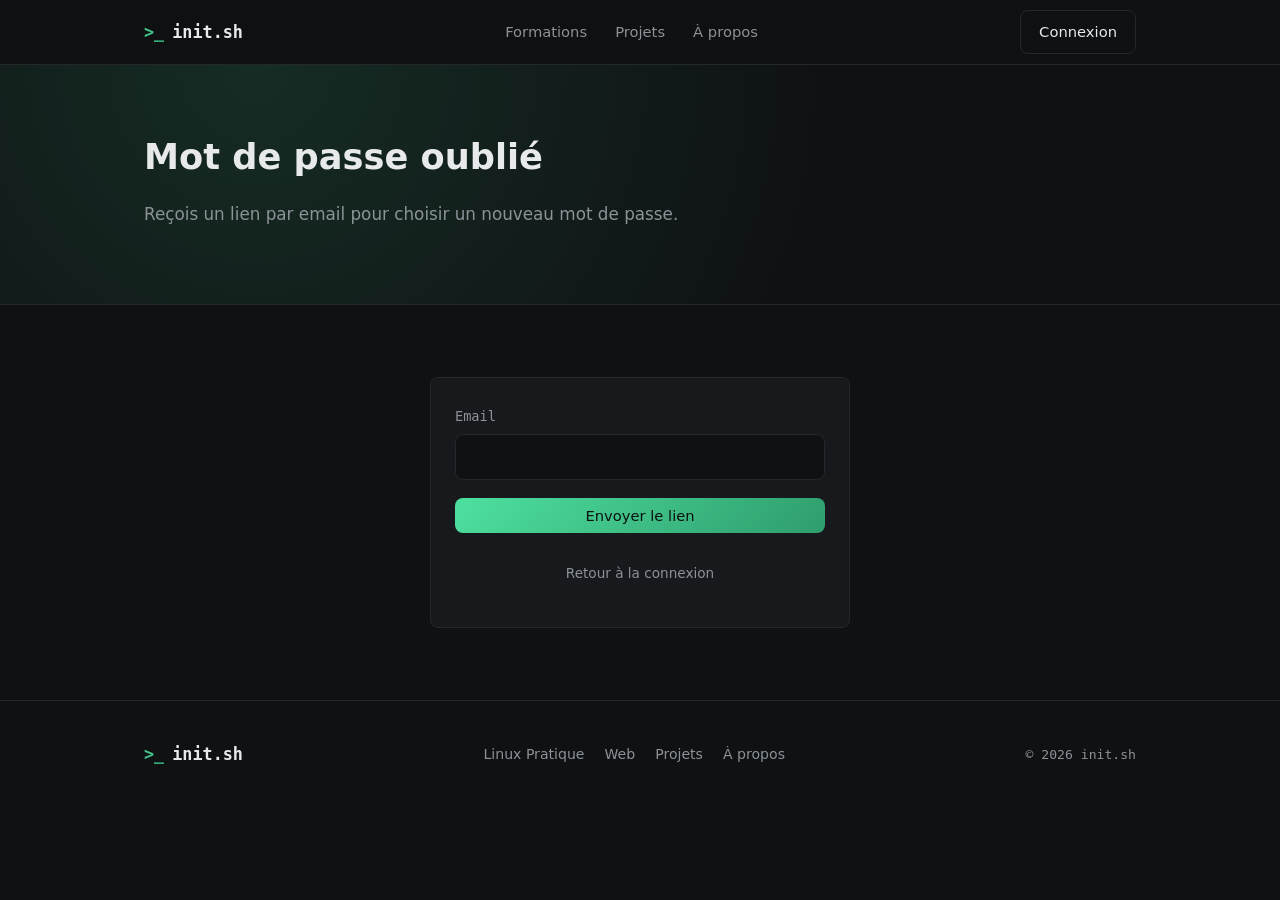
<file: reset-password.html>
<!DOCTYPE html>
<html lang="fr">
<head>
<meta charset="UTF-8">
<meta name="viewport" content="width=device-width, initial-scale=1.0">
<title>Mot de passe oublié — init.sh</title>
<meta name="description" content="Réinitialise ton mot de passe init.sh.">
<link rel="icon" type="image/svg+xml" href="assets/icons/favicon.svg">
<link rel="stylesheet" href="css/style.css">
</head>
<body>

<header class="topbar">
  <div class="wrap">
    <a href="index.html" class="logo"><span class="prompt">&gt;_</span> init.sh</a>
    <nav class="nav">
      <a href="index.html#formations">Formations</a>
      <a href="projets.html">Projets</a>
      <a href="a-propos.html">À propos</a>
    </nav>
    <button class="nav-toggle" id="nav-toggle" aria-label="Menu">&#9776;</button>
    <a href="auth.html" id="nav-auth-btn" class="btn btn-outline">Connexion</a>
  </div>
</header>

<section class="page-header">
  <div class="wrap">
    <h1>Mot de passe oublié</h1>
    <p class="lead">Reçois un lien par email pour choisir un nouveau mot de passe.</p>
  </div>
</section>

<section class="section">
  <div class="wrap">
    <div class="auth-card">

      <!-- Étape 1 : demander le lien -->
      <form id="form-request" class="auth-form" novalidate>
        <label>
          Email
          <input type="email" id="request-email" autocomplete="email" required>
        </label>
        <p id="request-error" class="auth-error"></p>
        <p id="request-info" class="auth-info"></p>
        <button type="submit" class="btn btn-primary">Envoyer le lien</button>
        <p class="auth-foot">
          <a href="auth.html">Retour à la connexion</a>
        </p>
      </form>

      <!-- Étape 2 : choisir le nouveau mot de passe (affiché après clic sur le lien reçu par email) -->
      <form id="form-update" class="auth-form" style="display:none;" novalidate>
        <label>
          Nouveau mot de passe (8 caractères minimum)
          <input type="password" id="update-password" autocomplete="new-password" minlength="8" required>
        </label>
        <label>
          Confirmer le mot de passe
          <input type="password" id="update-password-confirm" autocomplete="new-password" minlength="8" required>
        </label>
        <p id="update-error" class="auth-error"></p>
        <p id="update-info" class="auth-info"></p>
        <button type="submit" class="btn btn-primary">Changer le mot de passe</button>
      </form>

    </div>
  </div>
</section>

<footer>
  <div class="wrap">
    <span class="logo"><span class="prompt">&gt;_</span> init.sh</span>
    <div class="foot-links">
      <a href="linux.html">Linux Pratique</a>
      <a href="web.html">Web</a>
      <a href="projets.html">Projets</a>
      <a href="a-propos.html">À propos</a>
    </div>
    <span class="copy">© 2026 init.sh</span>
  </div>
</footer>

<script src="js/supabase-js.min.js"></script>
<script src="js/supabase-config.js"></script>
<script src="js/nav-auth.js"></script>
<script src="js/reset-password.js"></script>
<script src="js/nav-toggle.js"></script>
</body>
</html>
</file>
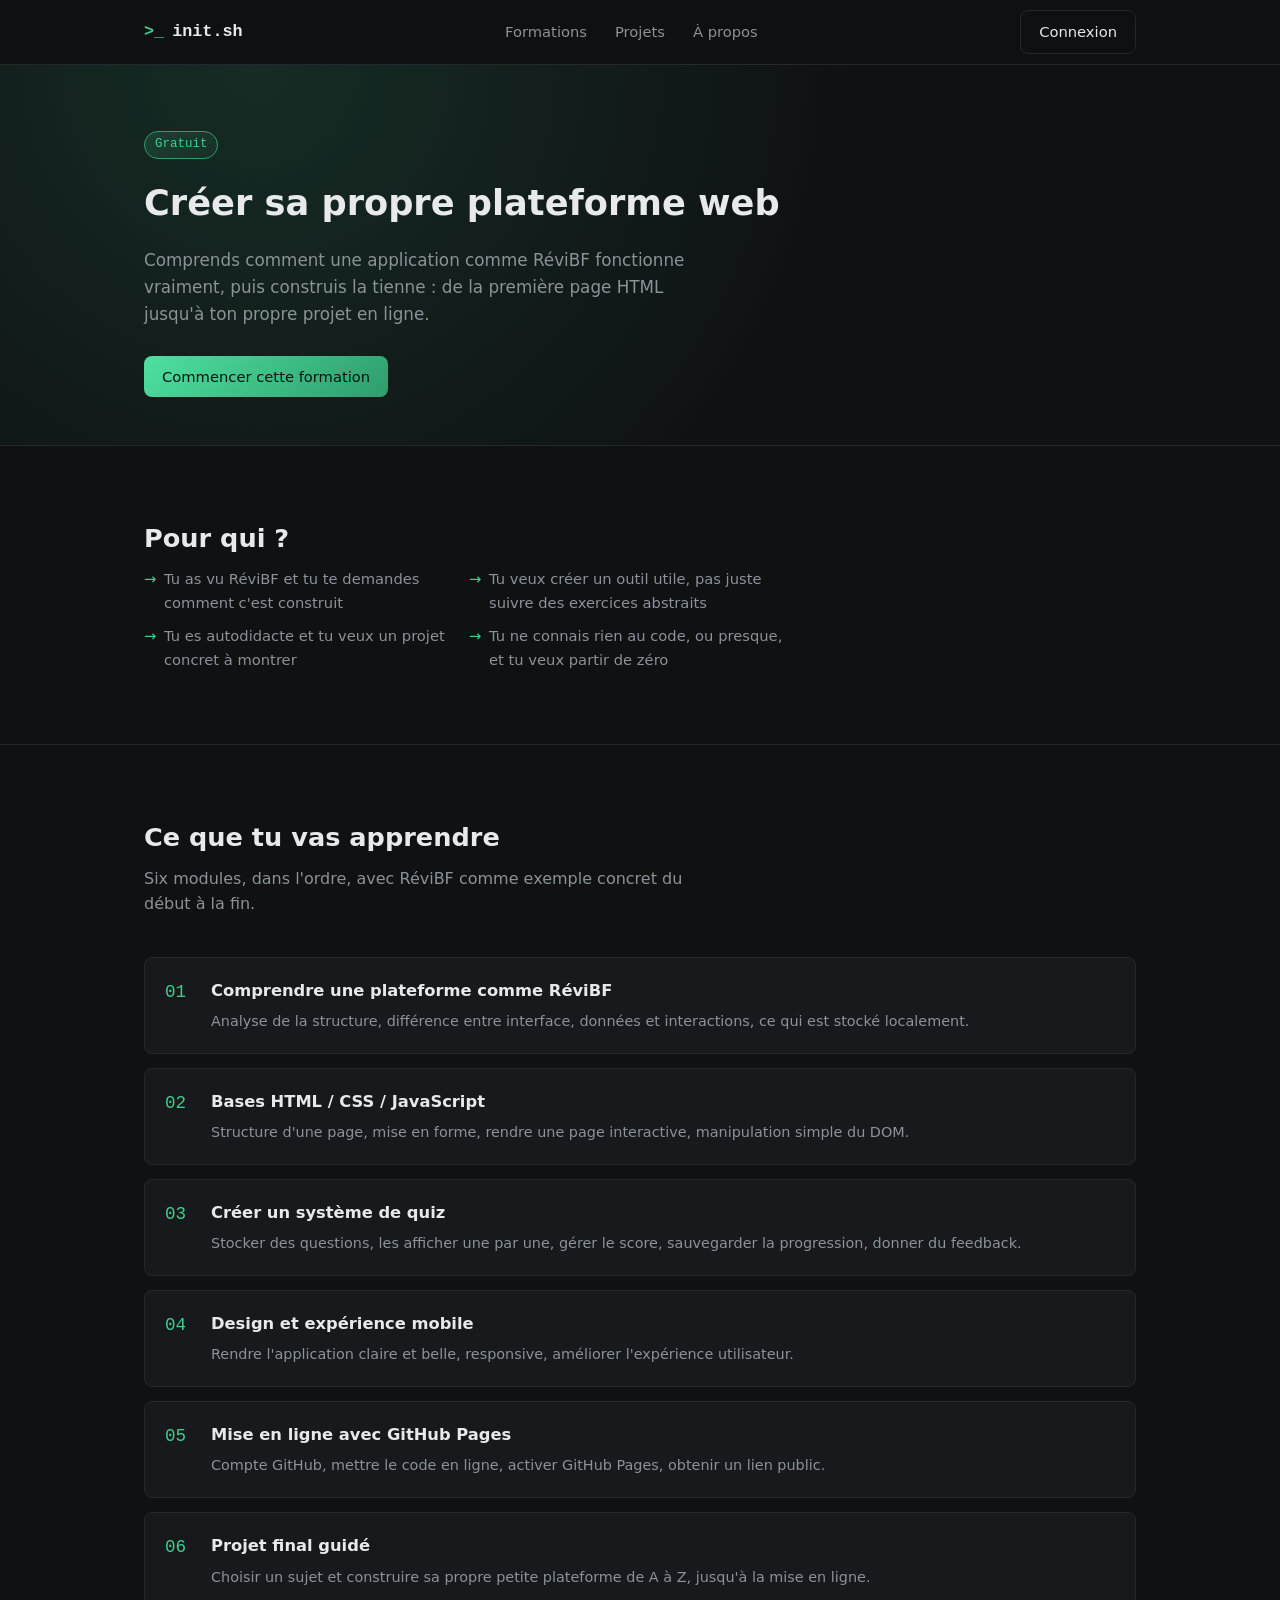
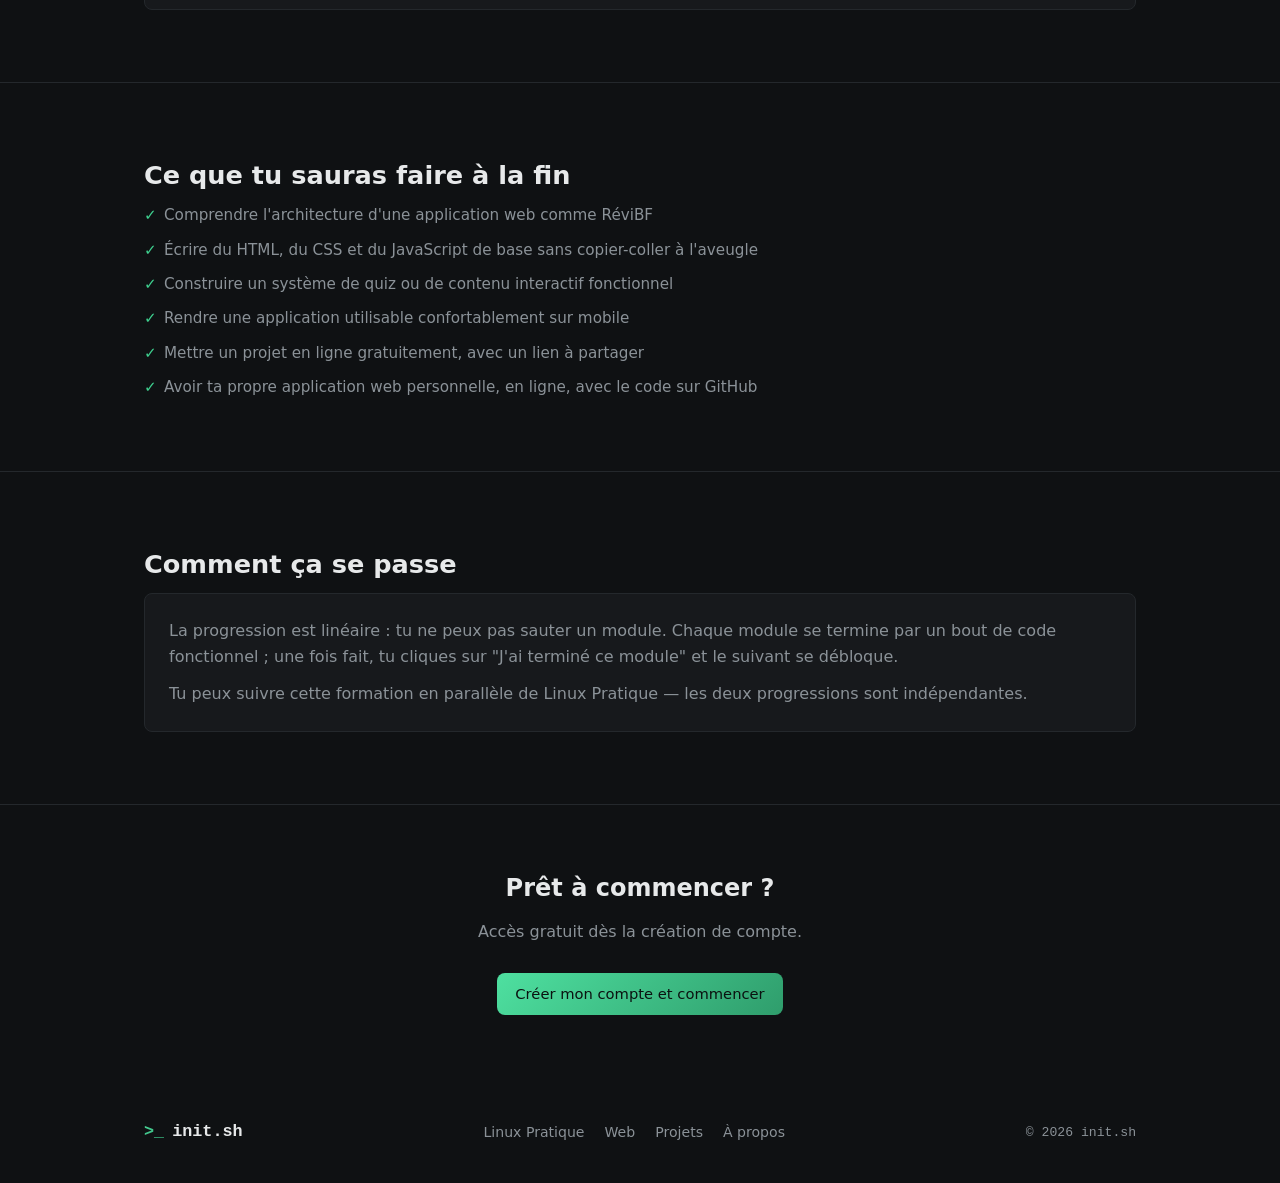
<file: web.html>
<!DOCTYPE html>
<html lang="fr">
<head>
<meta charset="UTF-8">
<meta name="viewport" content="width=device-width, initial-scale=1.0">
<title>Créer sa plateforme web — init.sh</title>
<meta name="description" content="Comprendre comment fonctionne une application comme RéviBF, puis construire la tienne. Formation gratuite en 6 modules.">
<link rel="icon" type="image/svg+xml" href="assets/icons/favicon.svg">
<link rel="stylesheet" href="css/style.css">
</head>
<body>

<header class="topbar">
  <div class="wrap">
    <a href="index.html" class="logo"><span class="prompt">&gt;_</span> init.sh</a>
    <nav class="nav">
      <a href="index.html#formations">Formations</a>
      <a href="projets.html">Projets</a>
      <a href="a-propos.html">À propos</a>
    </nav>
    <button class="nav-toggle" id="nav-toggle" aria-label="Menu">&#9776;</button>
    <a href="auth.html" id="nav-auth-btn" class="btn btn-outline">Connexion</a>
  </div>
</header>

<section class="page-header">
  <div class="wrap">
    <span class="badge">Gratuit</span>
    <h1>Créer sa propre plateforme web</h1>
    <p class="lead">
      Comprends comment une application comme RéviBF fonctionne vraiment, puis
      construis la tienne : de la première page HTML jusqu'à ton propre projet
      en ligne.
    </p>
    <a href="auth.html" class="btn btn-primary">Commencer cette formation</a>
  </div>
</section>

<section class="section">
  <div class="wrap">
    <h2>Pour qui ?</h2>
    <ul class="meta-list">
      <li>Tu as vu RéviBF et tu te demandes comment c'est construit</li>
      <li>Tu veux créer un outil utile, pas juste suivre des exercices abstraits</li>
      <li>Tu es autodidacte et tu veux un projet concret à montrer</li>
      <li>Tu ne connais rien au code, ou presque, et tu veux partir de zéro</li>
    </ul>
  </div>
</section>

<section class="section">
  <div class="wrap">
    <h2>Ce que tu vas apprendre</h2>
    <p class="section-lead">
      Six modules, dans l'ordre, avec RéviBF comme exemple concret du début à la fin.
    </p>
    <div class="module-list">

      <div class="module-item">
        <span class="num">01</span>
        <div>
          <h4>Comprendre une plateforme comme RéviBF</h4>
          <p>Analyse de la structure, différence entre interface, données et interactions, ce qui est stocké localement.</p>
        </div>
      </div>

      <div class="module-item">
        <span class="num">02</span>
        <div>
          <h4>Bases HTML / CSS / JavaScript</h4>
          <p>Structure d'une page, mise en forme, rendre une page interactive, manipulation simple du DOM.</p>
        </div>
      </div>

      <div class="module-item">
        <span class="num">03</span>
        <div>
          <h4>Créer un système de quiz</h4>
          <p>Stocker des questions, les afficher une par une, gérer le score, sauvegarder la progression, donner du feedback.</p>
        </div>
      </div>

      <div class="module-item">
        <span class="num">04</span>
        <div>
          <h4>Design et expérience mobile</h4>
          <p>Rendre l'application claire et belle, responsive, améliorer l'expérience utilisateur.</p>
        </div>
      </div>

      <div class="module-item">
        <span class="num">05</span>
        <div>
          <h4>Mise en ligne avec GitHub Pages</h4>
          <p>Compte GitHub, mettre le code en ligne, activer GitHub Pages, obtenir un lien public.</p>
        </div>
      </div>

      <div class="module-item">
        <span class="num">06</span>
        <div>
          <h4>Projet final guidé</h4>
          <p>Choisir un sujet et construire sa propre petite plateforme de A à Z, jusqu'à la mise en ligne.</p>
        </div>
      </div>

    </div>
  </div>
</section>

<section class="section">
  <div class="wrap">
    <h2>Ce que tu sauras faire à la fin</h2>
    <ul class="outcomes">
      <li>Comprendre l'architecture d'une application web comme RéviBF</li>
      <li>Écrire du HTML, du CSS et du JavaScript de base sans copier-coller à l'aveugle</li>
      <li>Construire un système de quiz ou de contenu interactif fonctionnel</li>
      <li>Rendre une application utilisable confortablement sur mobile</li>
      <li>Mettre un projet en ligne gratuitement, avec un lien à partager</li>
      <li>Avoir ta propre application web personnelle, en ligne, avec le code sur GitHub</li>
    </ul>
  </div>
</section>

<section class="section">
  <div class="wrap">
    <h2>Comment ça se passe</h2>
    <div class="info-block">
      <p style="margin:0 0 12px; color:var(--text-dim);">
        La progression est linéaire : tu ne peux pas sauter un module. Chaque module
        se termine par un bout de code fonctionnel ; une fois fait, tu cliques sur
        "J'ai terminé ce module" et le suivant se débloque.
      </p>
      <p style="margin:0; color:var(--text-dim);">
        Tu peux suivre cette formation en parallèle de Linux Pratique — les deux
        progressions sont indépendantes.
      </p>
    </div>
  </div>
</section>

<section class="cta-final">
  <div class="wrap">
    <h2>Prêt à commencer ?</h2>
    <p>Accès gratuit dès la création de compte.</p>
    <a href="auth.html" class="btn btn-primary">Créer mon compte et commencer</a>
  </div>
</section>

<footer>
  <div class="wrap">
    <span class="logo"><span class="prompt">&gt;_</span> init.sh</span>
    <div class="foot-links">
      <a href="linux.html">Linux Pratique</a>
      <a href="web.html">Web</a>
      <a href="projets.html">Projets</a>
      <a href="a-propos.html">À propos</a>
    </div>
    <span class="copy">© 2026 init.sh</span>
  </div>
</footer>

<script src="js/supabase-js.min.js"></script>
<script src="js/supabase-config.js"></script>
<script src="js/nav-auth.js"></script>
<script src="js/nav-toggle.js"></script>
</body>
</html>
</file>
<file: css/style.css>
/* init.sh — feuille de style de base */

:root {
  --bg: #0f1113;
  --bg-raised: #16181b;
  --bg-card: #17191c;
  --border: #24282c;
  --text: #e7e9ea;
  --text-dim: #8b9298;
  --accent: #3ecf8e;
  --accent-dim: #2f9d6c;
  --accent-bg: rgba(62, 207, 142, 0.08);
  --mono: ui-monospace, "JetBrains Mono", "SF Mono", Consolas, monospace;
  --sans: -apple-system, "Segoe UI", system-ui, Roboto, sans-serif;
  --radius: 8px;
  --max-width: 1040px;
}

* { box-sizing: border-box; }

html { scroll-behavior: smooth; }

body {
  margin: 0;
  background: var(--bg);
  color: var(--text);
  font-family: var(--sans);
  line-height: 1.6;
  -webkit-font-smoothing: antialiased;
}

a { color: inherit; text-decoration: none; }

.wrap {
  max-width: var(--max-width);
  margin: 0 auto;
  padding: 0 24px;
}

/* ---------- Topbar ---------- */

.topbar {
  position: sticky;
  top: 0;
  z-index: 10;
  background: rgba(15, 17, 19, 0.9);
  backdrop-filter: blur(8px);
  border-bottom: 1px solid var(--border);
}

.topbar .wrap {
  display: flex;
  align-items: center;
  justify-content: space-between;
  height: 64px;
}

.logo {
  font-family: var(--mono);
  font-size: 1.05rem;
  font-weight: 600;
  display: flex;
  align-items: center;
  gap: 8px;
}

.logo .prompt {
  color: var(--accent);
}

.nav {
  display: flex;
  align-items: center;
  gap: 28px;
}

.nav a {
  font-size: 0.92rem;
  color: var(--text-dim);
  transition: color 0.15s ease;
}

.nav a:hover { color: var(--text); }

.btn {
  display: inline-flex;
  align-items: center;
  justify-content: center;
  padding: 9px 18px;
  border-radius: var(--radius);
  font-size: 0.92rem;
  font-family: inherit;
  font-weight: 500;
  border: 1px solid transparent;
  background: transparent;
  color: var(--text);
  cursor: pointer;
  appearance: none;
  transition: all 0.15s ease;
}

.btn-primary {
  background: var(--accent);
  color: #0b1210;
}

.btn-primary:hover { background: var(--accent-dim); }

.btn-outline {
  border-color: var(--border);
  color: var(--text);
}

.btn-outline:hover { border-color: var(--accent-dim); }

/* ---------- Hero ---------- */

.hero {
  padding: 96px 0 72px;
  border-bottom: 1px solid var(--border);
}

.hero .kicker {
  font-family: var(--mono);
  color: var(--accent);
  font-size: 0.9rem;
  margin-bottom: 18px;
}

.hero h1 {
  font-size: 2.6rem;
  line-height: 1.2;
  margin: 0 0 18px;
  max-width: 620px;
  letter-spacing: -0.01em;
}

.hero p.lead {
  font-size: 1.08rem;
  color: var(--text-dim);
  max-width: 540px;
  margin: 0 0 32px;
}

.hero .actions {
  display: flex;
  gap: 14px;
  flex-wrap: wrap;
  margin-bottom: 16px;
}

.hero .note {
  font-size: 0.85rem;
  color: var(--text-dim);
}

.hero .note .accent { color: var(--accent); }

/* ---------- Formations ---------- */

.section {
  padding: 72px 0;
  border-bottom: 1px solid var(--border);
}

.section h2 {
  font-size: 1.6rem;
  margin: 0 0 8px;
}

.section .section-lead {
  color: var(--text-dim);
  margin: 0 0 40px;
  max-width: 560px;
}

.cards {
  display: grid;
  grid-template-columns: 1fr 1fr;
  gap: 20px;
}

.card {
  background: var(--bg-card);
  border: 1px solid var(--border);
  border-radius: var(--radius);
  padding: 28px;
  display: flex;
  flex-direction: column;
}

.card h3 {
  font-size: 1.25rem;
  margin: 0 0 10px;
}

.card p.desc {
  color: var(--text-dim);
  font-size: 0.94rem;
  margin: 0 0 20px;
}

.card ul {
  list-style: none;
  padding: 0;
  margin: 0 0 24px;
  font-size: 0.9rem;
  color: var(--text-dim);
}

.card ul li {
  padding: 6px 0;
  border-top: 1px solid var(--border);
}

.card ul li:first-child { border-top: none; }

.card .btn { align-self: flex-start; margin-top: auto; }

/* ---------- Preuve ---------- */

.proof {
  display: flex;
  gap: 40px;
  flex-wrap: wrap;
  align-items: flex-start;
}

.proof-item {
  flex: 1;
  min-width: 220px;
}

.proof-item h4 {
  font-size: 1rem;
  margin: 0 0 6px;
}

.proof-item p {
  color: var(--text-dim);
  font-size: 0.9rem;
  margin: 0 0 12px;
}

.proof-item a.link {
  font-family: var(--mono);
  font-size: 0.88rem;
  color: var(--accent);
  border-bottom: 1px solid transparent;
}

.proof-item a.link:hover { border-bottom-color: var(--accent); }

/* ---------- Footer ---------- */

footer {
  padding: 40px 0;
}

footer .wrap {
  display: flex;
  justify-content: space-between;
  align-items: center;
  flex-wrap: wrap;
  gap: 12px;
}

footer .foot-links {
  display: flex;
  gap: 20px;
}

footer a { color: var(--text-dim); font-size: 0.88rem; }
footer a:hover { color: var(--text); }

footer .copy {
  color: var(--text-dim);
  font-size: 0.82rem;
  font-family: var(--mono);
}

/* ---------- Responsive ---------- */

@media (max-width: 720px) {
  .nav { display: none; }
  .hero h1 { font-size: 2rem; }
  .cards { grid-template-columns: 1fr; }
  .hero { padding: 56px 0 48px; }
  .section { padding: 48px 0; }
}

/* ---------- Page formation (linux.html / web.html) ---------- */

.page-header {
  padding: 64px 0 48px;
  border-bottom: 1px solid var(--border);
}

.badge {
  display: inline-block;
  background: var(--accent-bg);
  color: var(--accent);
  border: 1px solid var(--accent-dim);
  font-family: var(--mono);
  font-size: 0.78rem;
  padding: 3px 10px;
  border-radius: 999px;
  margin-bottom: 16px;
}

.page-header h1 {
  font-size: 2.2rem;
  margin: 0 0 16px;
  max-width: 640px;
}

.page-header .lead {
  color: var(--text-dim);
  font-size: 1.05rem;
  max-width: 560px;
  margin: 0 0 28px;
}

.meta-list {
  list-style: none;
  padding: 0;
  margin: 0;
  display: grid;
  grid-template-columns: 1fr 1fr;
  gap: 10px;
  max-width: 640px;
}

.meta-list li {
  font-size: 0.92rem;
  color: var(--text-dim);
  padding-left: 20px;
  position: relative;
}

.meta-list li::before {
  content: "→";
  position: absolute;
  left: 0;
  color: var(--accent);
}

.module-list {
  display: flex;
  flex-direction: column;
  gap: 14px;
}

.module-item {
  display: flex;
  gap: 18px;
  padding: 20px;
  background: var(--bg-card);
  border: 1px solid var(--border);
  border-radius: var(--radius);
}

.module-item .num {
  font-family: var(--mono);
  color: var(--accent);
  font-size: 1.1rem;
  min-width: 28px;
}

.module-item h4 {
  margin: 0 0 6px;
  font-size: 1.02rem;
}

.module-item p {
  margin: 0;
  color: var(--text-dim);
  font-size: 0.9rem;
}

.outcomes {
  list-style: none;
  padding: 0;
  margin: 0;
  display: grid;
  gap: 10px;
}

.outcomes li {
  padding-left: 20px;
  position: relative;
  color: var(--text-dim);
  font-size: 0.95rem;
}

.outcomes li::before {
  content: "✓";
  position: absolute;
  left: 0;
  color: var(--accent);
}

.info-block {
  background: var(--bg-card);
  border: 1px solid var(--border);
  border-radius: var(--radius);
  padding: 24px;
}

.cta-final {
  text-align: center;
  padding: 64px 0;
}

.cta-final h2 {
  margin: 0 0 12px;
}

.cta-final p {
  color: var(--text-dim);
  margin: 0 0 28px;
}

@media (max-width: 720px) {
  .meta-list { grid-template-columns: 1fr; }
  .module-item { flex-direction: column; gap: 6px; }
}

/* ---------- Page Projets ---------- */

.project-feature {
  display: grid;
  grid-template-columns: 1.2fr 1fr;
  gap: 32px;
  background: var(--bg-card);
  border: 1px solid var(--border);
  border-radius: var(--radius);
  padding: 32px;
  align-items: center;
}

.project-feature h3 {
  font-size: 1.4rem;
  margin: 0 0 12px;
}

.project-feature p {
  color: var(--text-dim);
  font-size: 0.95rem;
  margin: 0 0 20px;
}

.tech-tags {
  display: flex;
  flex-wrap: wrap;
  gap: 8px;
  margin: 0 0 24px;
}

.tech-tags span {
  font-family: var(--mono);
  font-size: 0.78rem;
  color: var(--accent);
  background: var(--accent-bg);
  border: 1px solid var(--accent-dim);
  padding: 3px 9px;
  border-radius: 6px;
}

.project-feature .actions {
  display: flex;
  gap: 12px;
}

.project-visual {
  background: var(--bg-raised);
  border: 1px solid var(--border);
  border-radius: var(--radius);
  padding: 24px;
  font-family: var(--mono);
  font-size: 0.85rem;
  color: var(--text-dim);
  min-height: 160px;
  display: flex;
  align-items: center;
  justify-content: center;
  text-align: center;
}

.empty-state {
  border: 1px dashed var(--border);
  border-radius: var(--radius);
  padding: 40px 24px;
  text-align: center;
  color: var(--text-dim);
  font-size: 0.92rem;
}

@media (max-width: 720px) {
  .project-feature { grid-template-columns: 1fr; }
}

/* ---------- Page À propos ---------- */

.about-body {
  max-width: 620px;
}

.about-body p {
  color: var(--text-dim);
  font-size: 1rem;
  margin: 0 0 18px;
}

.about-body ul {
  margin: 0 0 18px;
  padding-left: 20px;
  color: var(--text-dim);
}

.about-body ul li { margin-bottom: 6px; }

.contact-list {
  list-style: none;
  padding: 0;
  margin: 0;
  display: flex;
  flex-direction: column;
  gap: 12px;
  max-width: 420px;
}

.contact-list li {
  display: flex;
  justify-content: space-between;
  align-items: center;
  padding: 14px 18px;
  background: var(--bg-card);
  border: 1px solid var(--border);
  border-radius: var(--radius);
}

.contact-list .label {
  font-family: var(--mono);
  font-size: 0.85rem;
  color: var(--text-dim);
}

.contact-list a.value {
  color: var(--accent);
  font-size: 0.92rem;
}

/* ---------- Page Auth ---------- */

.auth-card {
  max-width: 420px;
  margin: 0 auto;
  background: var(--bg-card);
  border: 1px solid var(--border);
  border-radius: var(--radius);
  padding: 28px 24px;
}

.auth-tabs {
  display: flex;
  gap: 6px;
  margin-bottom: 22px;
  border-bottom: 1px solid var(--border);
}

.auth-tabs button {
  flex: 1;
  background: none;
  border: none;
  color: var(--text-dim);
  font: inherit;
  padding: 10px 0;
  cursor: pointer;
  border-bottom: 2px solid transparent;
  margin-bottom: -1px;
  transition: color .15s, border-color .15s;
}

.auth-tabs button.active {
  color: var(--accent);
  border-bottom-color: var(--accent);
}

.auth-form {
  display: flex;
  flex-direction: column;
  gap: 14px;
}

.auth-form label {
  display: flex;
  flex-direction: column;
  gap: 6px;
  font-size: 0.85rem;
  color: var(--text-dim);
  font-family: var(--mono);
}

.auth-form input {
  background: var(--bg, #0f1113);
  border: 1px solid var(--border);
  border-radius: var(--radius);
  color: inherit;
  font: inherit;
  padding: 10px 12px;
  font-size: 0.95rem;
}

.auth-form input:focus {
  outline: none;
  border-color: var(--accent);
}

.auth-error {
  display: none;
  color: #ff6b6b;
  font-size: 0.88rem;
  margin: 0;
}

.auth-error.visible {
  display: block;
}

.auth-info {
  display: none;
  color: var(--accent);
  font-size: 0.88rem;
  margin: 0;
}

.auth-info.visible {
  display: block;
}

.auth-foot {
  margin-top: 16px;
  text-align: center;
  font-size: 0.85rem;
}

.auth-foot a {
  color: var(--text-dim);
}

.auth-foot a:hover {
  color: var(--accent);
}

.auth-form button[type="submit"] {
  margin-top: 4px;
}

.auth-form button[type="submit"]:disabled {
  opacity: 0.6;
  cursor: not-allowed;
}

/* ---------- Page Module ---------- */

.module-progress-bar {
  height: 6px;
  background: var(--border);
  border-radius: 999px;
  overflow: hidden;
  max-width: 300px;
  margin: 12px 0 4px;
}

.module-progress-bar .fill {
  height: 100%;
  background: var(--accent);
  transition: width 0.2s ease;
}

.module-meta {
  font-family: var(--mono);
  font-size: 0.85rem;
  color: var(--text-dim);
}

.lesson-body p {
  color: var(--text-dim);
  font-size: 0.98rem;
  margin: 0 0 16px;
  max-width: 680px;
}

.practice-list {
  list-style: none;
  padding: 0;
  margin: 0;
  display: flex;
  flex-direction: column;
  gap: 10px;
}

.practice-list li {
  padding: 12px 16px;
  background: var(--bg-card);
  border: 1px solid var(--border);
  border-radius: var(--radius);
  color: var(--text-dim);
  font-size: 0.92rem;
}

.module-nav {
  display: flex;
  justify-content: space-between;
  align-items: center;
  gap: 12px;
  flex-wrap: wrap;
}

.module-done-banner {
  display: none;
  background: var(--accent-bg);
  border: 1px solid var(--accent-dim);
  color: var(--accent);
  padding: 12px 16px;
  border-radius: var(--radius);
  font-size: 0.92rem;
  margin-bottom: 20px;
}

.module-done-banner.visible { display: block; }

/* ---------- Page 404 ---------- */

.error-404 {
  min-height: 60vh;
  display: flex;
  flex-direction: column;
  align-items: center;
  justify-content: center;
  text-align: center;
  padding: 80px 24px;
}

.error-404 .code {
  font-family: var(--mono);
  font-size: 4rem;
  color: var(--accent);
  margin: 0 0 8px;
}

.error-404 h1 {
  font-size: 1.4rem;
  margin: 0 0 12px;
}

.error-404 p {
  color: var(--text-dim);
  max-width: 420px;
  margin: 0 0 28px;
}

/* ---------- Améliorations visuelles : dégradés ---------- */

:root {
  --accent-grad: linear-gradient(135deg, #4ee0a0, #2f9d6c);
  --glow: radial-gradient(circle at 20% 0%, rgba(62, 207, 142, 0.14), transparent 55%);
}

/* Fond légèrement animé derrière le hero et les en-têtes de page */
.hero, .page-header {
  position: relative;
  overflow: hidden;
}

.hero::before, .page-header::before {
  content: "";
  position: absolute;
  inset: 0;
  background: var(--glow);
  pointer-events: none;
}

.hero .wrap, .page-header .wrap {
  position: relative;
}

/* Boutons principaux en dégradé plutôt qu'aplat */
.btn-primary {
  background: var(--accent-grad);
  border: none;
}

.btn-primary:hover {
  background: linear-gradient(135deg, #5cf0af, #34ac76);
  box-shadow: 0 4px 16px rgba(62, 207, 142, 0.25);
}

/* Badge "Gratuit" avec un léger dégradé */
.badge {
  background: linear-gradient(135deg, rgba(62,207,142,0.16), rgba(62,207,142,0.05));
}

/* Barre de progression en dégradé */
.module-progress-bar .fill {
  background: var(--accent-grad);
}

/* Logo en dégradé pour le symbole >_ */
.logo .prompt {
  background: var(--accent-grad);
  -webkit-background-clip: text;
  background-clip: text;
  color: transparent;
}

/* Léger liseré dégradé en haut des cartes principales */
.card, .project-feature, .auth-card {
  position: relative;
}

.card::before, .project-feature::before, .auth-card::before {
  content: "";
  position: absolute;
  top: 0;
  left: 0;
  right: 0;
  height: 2px;
  background: var(--accent-grad);
  opacity: 0;
  border-radius: var(--radius) var(--radius) 0 0;
  transition: opacity 0.2s ease;
}

.card:hover::before, .project-feature:hover::before {
  opacity: 1;
}

/* ---------- Menu mobile (hamburger) ---------- */

.nav-toggle {
  display: none;
  background: none;
  border: 1px solid var(--border);
  color: var(--text);
  border-radius: 6px;
  padding: 6px 12px;
  font-size: 1.1rem;
  line-height: 1;
  cursor: pointer;
  margin-left: 10px;
}

@media (max-width: 720px) {
  .nav-toggle { display: inline-flex; }

  .nav {
    display: none;
    position: absolute;
    top: 64px;
    left: 0;
    right: 0;
    background: var(--bg);
    border-bottom: 1px solid var(--border);
    flex-direction: column;
    align-items: stretch;
    padding: 8px 24px 16px;
    gap: 0;
    z-index: 20;
  }

  .nav.nav-open { display: flex; }

  .nav a {
    padding: 12px 0;
    border-top: 1px solid var(--border);
  }

  .nav a:first-child { border-top: none; }

  /* Corrige les boutons de projets.html qui se chevauchaient sur mobile */
  .project-feature .actions {
    flex-direction: column;
  }

  .project-feature .actions .btn {
    width: 100%;
  }

  /* Corrige la liste de contacts de a-propos.html : label/valeur collés sur mobile */
  .contact-list li {
    flex-direction: column;
    align-items: flex-start;
    gap: 4px;
  }
}

/* ---------- Hero : visuel terminal ---------- */

.hero-flex {
  display: flex;
  align-items: center;
  gap: 48px;
}

.hero-content { flex: 1 1 480px; }

.hero-visual {
  flex: 1 1 380px;
  display: flex;
  justify-content: center;
}

.terminal-window {
  width: 100%;
  max-width: 420px;
  background: var(--bg-card);
  border: 1px solid var(--border);
  border-radius: 10px;
  overflow: hidden;
  box-shadow: 0 24px 60px rgba(0, 0, 0, 0.45);
}

.terminal-bar {
  display: flex;
  gap: 6px;
  padding: 10px 14px;
  background: var(--bg-raised);
  border-bottom: 1px solid var(--border);
}

.terminal-bar .dot {
  width: 10px;
  height: 10px;
  border-radius: 50%;
}

.terminal-bar .dot.red { background: #e0605a; }
.terminal-bar .dot.yellow { background: #e0b95a; }
.terminal-bar .dot.green { background: #4ee0a0; }

.terminal-body {
  margin: 0;
  padding: 22px 20px;
  font-family: var(--mono);
  font-size: 0.85rem;
  color: var(--text);
  min-height: 230px;
  white-space: pre-wrap;
  line-height: 1.7;
}

.terminal-cursor {
  display: inline-block;
  width: 7px;
  height: 15px;
  background: var(--accent);
  margin-left: 2px;
  vertical-align: text-bottom;
  animation: blink 1s step-end infinite;
}

@keyframes blink {
  50% { opacity: 0; }
}

@media (max-width: 900px) {
  .hero-flex { flex-direction: column; }
  .hero-visual { order: 2; width: 100%; }
  .terminal-window { max-width: 100%; }
}

/* ---------- Comment ça marche (accueil) ---------- */

.steps-row {
  display: grid;
  grid-template-columns: repeat(3, 1fr);
  gap: 20px;
}

.step-card {
  background: var(--bg-card);
  border: 1px solid var(--border);
  border-radius: var(--radius);
  padding: 24px;
}

.step-card .num {
  font-family: var(--mono);
  color: var(--accent);
  font-size: 1.6rem;
  display: block;
  margin-bottom: 10px;
}

.step-card h3 {
  margin: 0 0 8px;
  font-size: 1.05rem;
}

.step-card p {
  margin: 0;
  color: var(--text-dim);
  font-size: 0.9rem;
}

@media (max-width: 720px) {
  .steps-row { grid-template-columns: 1fr; }
}

/* ---------- FAQ (pages formation) ---------- */

.faq-list {
  display: flex;
  flex-direction: column;
  gap: 10px;
  max-width: 680px;
}

.faq-item {
  background: var(--bg-card);
  border: 1px solid var(--border);
  border-radius: var(--radius);
  padding: 4px 18px;
}

.faq-item summary {
  cursor: pointer;
  padding: 14px 0;
  font-weight: 500;
  color: var(--text);
  list-style: none;
  display: flex;
  justify-content: space-between;
  align-items: center;
  gap: 12px;
}

.faq-item summary::-webkit-details-marker { display: none; }

.faq-item summary::after {
  content: "+";
  color: var(--accent);
  font-size: 1.3rem;
  flex-shrink: 0;
}

.faq-item[open] summary::after { content: "–"; }

.faq-item p {
  color: var(--text-dim);
  font-size: 0.92rem;
  margin: 0 0 16px;
  line-height: 1.6;
}

/* ---------- Diagramme orbital (accueil, style technophile) ---------- */

.orbit-visual {
  position: relative;
  width: 100%;
  max-width: 420px;
  aspect-ratio: 1 / 1;
  margin: 0 auto 20px;
}

.orbit-svg { width: 100%; height: 100%; display: block; }

.orbit-ring {
  transform-origin: 200px 200px;
  transform-box: fill-box;
}

.orbit-ring.ring-green { animation: orbit-spin 16s linear infinite; }
.orbit-ring.ring-blue { animation: orbit-spin-rev 22s linear infinite; }

@keyframes orbit-spin {
  from { transform: rotate(0deg); }
  to { transform: rotate(360deg); }
}

@keyframes orbit-spin-rev {
  from { transform: rotate(360deg); }
  to { transform: rotate(0deg); }
}

.orbit-node {
  position: absolute;
  left: 50%;
  transform: translateX(-50%);
  background: var(--bg-card);
  border: 1px solid var(--border);
  border-radius: var(--radius);
  padding: 10px 16px;
  font-size: 0.85rem;
  font-weight: 500;
  color: var(--text);
  white-space: nowrap;
  transition: border-color 0.2s ease, transform 0.2s ease;
}

.orbit-node:hover {
  transform: translateX(-50%) translateY(-2px);
}

.orbit-node.node-linux {
  top: 4%;
  border-color: var(--accent-dim);
}

.orbit-node.node-web {
  bottom: 4%;
  border-color: #4a8fd6;
}

@media (prefers-reduced-motion: reduce) {
  .orbit-ring.ring-green, .orbit-ring.ring-blue { animation: none; }
}
</file>
